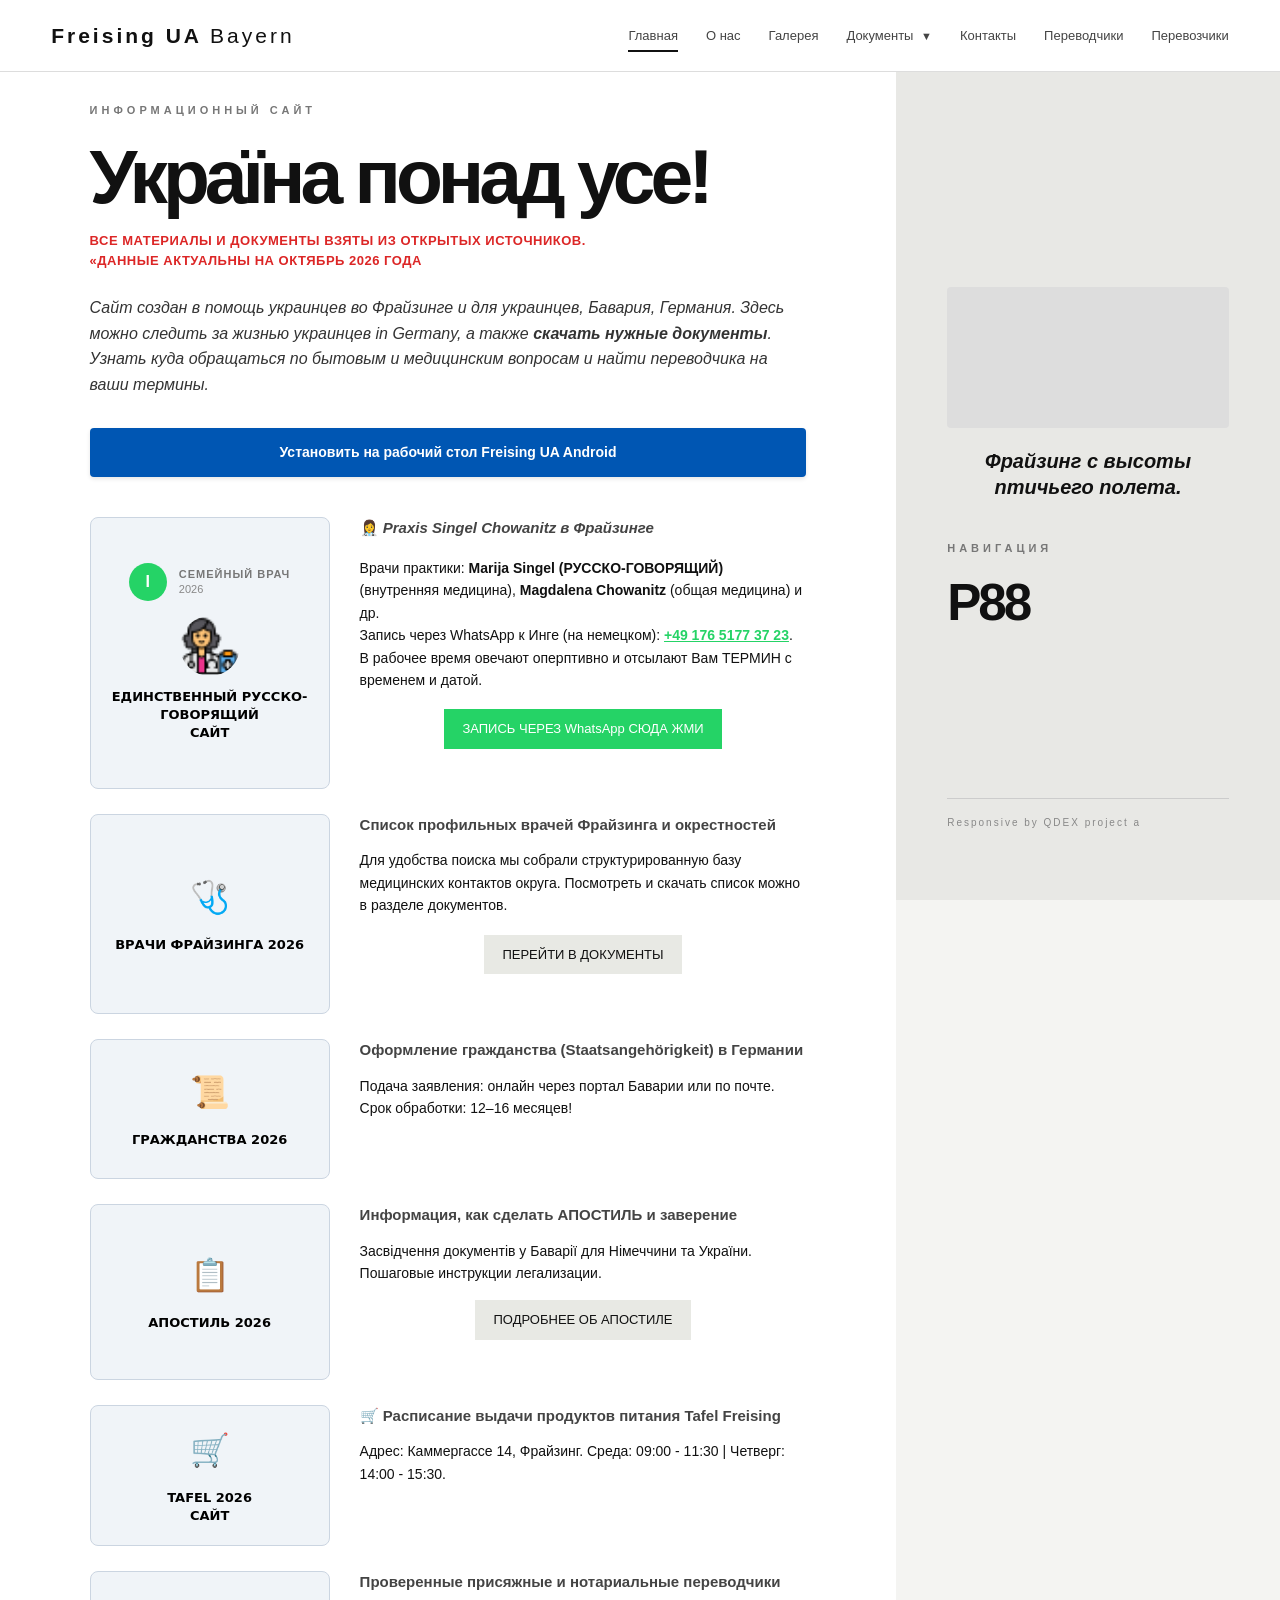
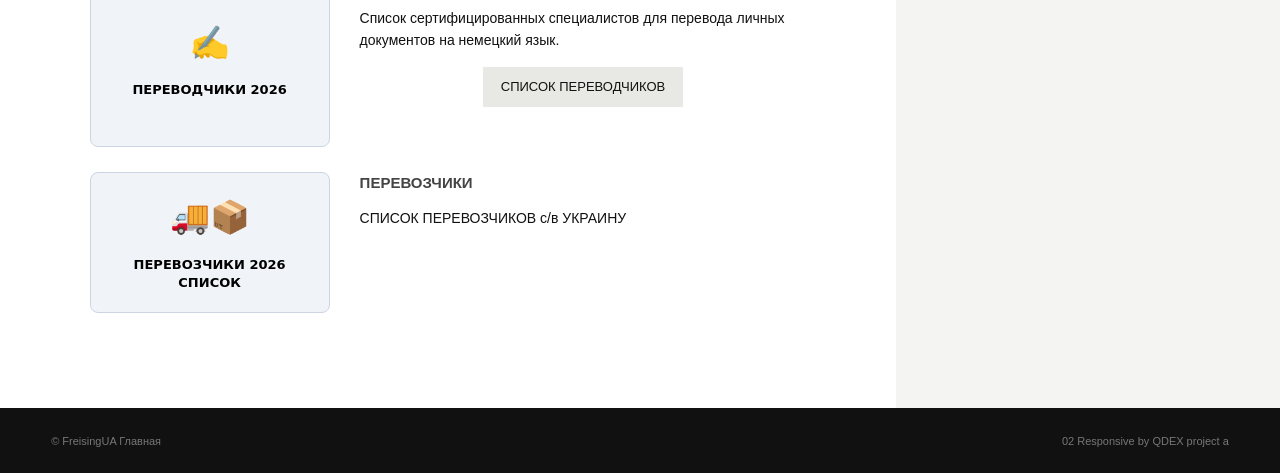
<file: index.html>
<!DOCTYPE html>
<html lang="ru">
<head>
    <meta charset="UTF-8">
    <meta name="viewport" content="width=device-width, initial-scale=1.0">
    
    <!-- Семантическое ядро для главной страницы проекта FreisingUA -->
    <title>FreisingUA — Информационный сайт для украинцев во Фрайзинге (Бавария)</title>
    <meta name="description" content="Информационный портал волонтерской помощи для украинцев во Фрайзинге (Бавария, Германия). Актуальная информация по бытовым вопросам, адреса врачей, документы и гайды.">

    <!-- Точный канонический адрес главной страницы -->
    <link rel="canonical" href="https://freisingua.com" />

    <!-- Настройка превью Open Graph для Telegram и WhatsApp -->
    <meta property="og:locale" content="ru_RU">
    <meta property="og:type" content="website">
    <meta property="og:title" content="FreisingUA | Помощь украинцам во Фрайзинге (Бавария)">
    <meta property="og:description" content="Полезная информация для интеграции в Германии. Бытовые и медицинские вопросы, присяжные переводчики и расписания перевозчиков.">
    <meta property="og:url" content="https://freisingua.com"> 
	
    <meta property="og:site_name" content="FreisingUA">
    <meta property="og:image" content="https://freisingua.com/preview1200630.png">
	<meta property="og:image:width" content="1200" />
	<meta property="og:image:height" content="630" />
    <!-- Подключение ваших оригинальных стилей -->
    <link rel="stylesheet" href="style.css">
	
<!-- adsens -->
<script async src="https://pagead2.googlesyndication.com/pagead/js/adsbygoogle.js?client=ca-pub-8481894872765748"
     crossorigin="anonymous"></script>
<!-- adsens -->

<!-- Google tag (gtag.js) -->
<script async src="https://www.googletagmanager.com/gtag/js?id=G-LP3S832QSP"></script>
<script>
  window.dataLayer = window.dataLayer || [];
  function gtag(){dataLayer.push(arguments);}
  gtag('js', new Date());

  gtag('config', 'G-LP3S832QSP');
</script>


<!-- ============================= -->
  <!-- Oустановка на раб стол -->
  <!-- ============================= -->			 



<link rel="manifest" href="manifest.json">



  <!-- ============================= -->
  <!-- КОНЕЦOустановка на раб стол -->
  <!-- ============================= -->
   
</head>
<body>

    <!-- Шапка сайта (HEADER) -->
    <div class="header">
        <div class="logo">Freising UA <span>Bayern</span></div>
        <button class="menu-toggle">☰</button>
        <div class="menu">
            <a href="index.html" class="active">Главная</a>
            <a href="about.html" target="_blank">О нас</a>
            <a href="gallery.html" target="_blank">Галерея</a>
            <div class="menu-item dropdown">
                <button class="dropdown-btn">Документы <span>▼</span></button>
                <div class="submenu">
                    <a href="documents.html" target="_blank">Документы</a>
                    <a href="apostil.html" target="_blank">Апостиль</a>
                    <a href="citizenship.html" target="_blank">Гражданство</a>
                </div>
            </div>
            <a href="contacts.html" target="_blank">Контакты</a>
            <a href="TRANSLATORS.html" target="_blank">Переводчики</a>
            <a href="transportation.html" target="_blank">Перевозчики</a>
        </div>
    </div>

    <!-- Основной макет страницы (LAYOUT) -->
    <div class="layout">
        
        <!-- Левая (Основная) колонка контента -->
        <div class="main-column">
            
            <div class="content">
                <div class="eyebrow">ИНФОРМАЦИОННЫЙ САЙТ</div>
                
                <h1>Україна понад усе!</h1>
                
                <p style="font-size: 13px; color: #dc2626; font-weight: bold; margin-bottom: 25px; text-transform: uppercase; letter-spacing: 0.5px;">
                     ВСЕ МАТЕРИАЛЫ И ДОКУМЕНТЫ ВЗЯТЫ ИЗ ОТКРЫТЫХ ИСТОЧНИКОВ.<br>
					«Данные актуальны на октябрь 2026 года
                </p>

                <p class="lead" style="font-style: italic; font-size: 16px; color: #333; line-height: 1.6; margin-bottom: 30px;">
                    Сайт создан в помощь украинцев во Фрайзинге и для украинцев, Бавария, Германия. Здесь можно следить за жизнью украинцев in Germany, а также <strong>скачать нужные документы</strong>. Узнать куда обращаться по бытовым и медицинским вопросам и найти переводчика на ваши термины.
                </p>

                <!-- Синяя кнопка установки приложения -->
                <a href="#" id="install-btn" class="button" style="display: block; width: 100%; max-width: 100%; background: #0056b3; color: #fff; text-align: center; padding: 14px; border-radius: 4px; font-size: 14px; font-weight: bold; text-transform: none; border: none; margin-bottom: 40px; box-shadow: 0 2px 4px rgba(0,0,0,0.1); position: relative; z-index: 9999;">
                    Установить на рабочий стол Freising UA Android
                </a>
                <!-- БЛОК 1: СЕМЕЙНЫЙ ВРАЧ СИНГЕЛЬ (Вся левая карточка ведет на WhatsApp) -->
                <div class="card-and-text-row">
                    <a href="https://praxis-sc.de" target="_blank" class="single-row-card">
                        <div class="author-block" style="margin-bottom: 15px; justify-content: center;">
                            <div class="author-avatar" style="background-color: #25D366;">I</div>
                            <div class="author-info" style="text-align: left;">
                                <span class="author-name" style="font-size: 11px; text-transform: uppercase; letter-spacing: 1px; color: #777;">СЕМЕЙНЫЙ ВРАЧ</span>
                                <span class="author-date">2026</span>
                            </div>
                        </div>
                        <img src="FOTO/free-icon-doctor-3678070.png" alt="Praxis Singel Chowanitz" style="width: 60px; height: 60px; border-radius: 50%; object-fit: cover; margin-bottom: 12px; display: block; margin-left: auto; margin-right: auto;">
                        <div class="card-title" style="font-size: 13px; font-weight: bold; text-transform: uppercase;">ЕДИНСТВЕННЫЙ РУССКО-ГОВОРЯЩИЙ<br>сайт</div>
                    </a>
                    <div class="card-side-info">
                        <p class="lead" style="font-size: 15px; font-weight: bold; margin-bottom: 10px; color: #444; margin-top: 0 !important;">
                            👩‍⚕️ <em>Praxis Singel Chowanitz в Фрайзинге</em>
                        </p>
                        <p style="font-size: 14px; color: #111; line-height: 1.6; margin-bottom: 10px;">
                            Врачи практики: <strong>Marija Singel (РУССКО-ГОВОРЯЩИЙ)</strong> (внутренняя медицина), <strong>Magdalena Chowanitz</strong> (общая медицина) и др. <br>
                            Запись через WhatsApp к Инге (на немецком): 
                            <a href="https://wa.me/+49 176 5177 37 23" target="_blank" style="text-decoration: underline; color: #25D366; font-weight: bold;">+49 176 5177 37 23</a>.<br>
							В рабочее время овечают оперптивно и отсылают Вам ТЕРМИН с временем и датой.
                        </p>
                        <a href="https://wa.me/+49 176 5177 37 23" target="_blank" class="button" style="background: #25D366; color: #fff; margin: 0; max-width: max-content; padding: 10px 18px;">ЗАПИСЬ ЧЕРЕЗ WhatsApp СЮДА ЖМИ</a>
                    </div>
                </div>

                <!-- БЛОК 2: СПИСОК ВРАЧЕЙ (Вся карточка ведет в документы) -->
                <div class="card-and-text-row">
                    <a href="documents.html" target="_blank" class="single-row-card">
                        <div class="card-icon">🩺</div>
                        <div class="card-title" style="font-size: 13px; font-weight: bold; text-transform: uppercase;">ВРАЧИ ФРАЙЗИНГА 2026</div>
                    </a>
                    <div class="card-side-info">
                        <p class="lead" style="font-size: 15px; font-weight: bold; margin-bottom: 5px; color: #444;">Список профильных врачей Фрайзинга и окрестностей</p>
                        <p style="font-size: 14px; color: #111; line-height: 1.6; margin-bottom: 10px;">
                            Для удобства поиска мы собрали структурированную базу медицинских контактов округа. Посмотреть и скачать список можно в разделе документов.
                        </p>
                        <a href="documents.html" target="_blank" class="button" style="background: #e8e9e4; color: #111; margin: 0; max-width: max-content; padding: 10px 18px;">ПЕРЕЙТИ В ДОКУМЕНТЫ</a>
                    </div>
                </div>

                <!-- БЛОК 3: ГРАЖДАНСТВО (Карточка ведет на официальный портал Бавария) -->
                <div class="card-and-text-row">
                    <a href="citizenship.html" target="_blank" class="single-row-card">
                        <div class="card-icon">📜</div>
                        <div class="card-title" style="font-size: 13px; font-weight: bold; text-transform: uppercase;">ГРАЖДАНСТВА 2026</div>
                    </a>
                    <div class="card-side-info">
                        <p class="lead" style="font-size: 15px; font-weight: bold; margin-bottom: 5px; color: #444;">Оформление гражданства (Staatsangehörigkeit) в Германии</p>
                        <p style="font-size: 14px; color: #111; line-height: 1.6;">
                            Подача заявления: онлайн через портал Баварии или по почте. Срок обработки: 12–16 месяцев!
                        </p>
                    </div>
                </div>

                <!-- БЛОК 4: АПОСТИЛЬ (Карточка ведет на страницу апостиля) -->
                <div class="card-and-text-row">
                    <a href="apostil.html" target="_blank" class="single-row-card">
                        <div class="card-icon">📋</div>
                        <div class="card-title" style="font-size: 13px; font-weight: bold; text-transform: uppercase;">АПОСТИЛЬ 2026</div>
                    </a>
                    <div class="card-side-info">
                        <p class="lead" style="font-size: 15px; font-weight: bold; margin-bottom: 5px; color: #444;">Информация, как сделать АПОСТИЛЬ и заверение</p>
                        <p style="font-size: 14px; color: #111; line-height: 1.6; margin-bottom: 8px;">
                            Засвідчення доĸументів у Баварії для Німеччини та України. Пошаговые инструкции легализации.
                        </p>
                        <a href="apostil.html" target="_blank" class="button" style="background: #e8e9e4; color: #111; margin: 0; max-width: max-content; padding: 10px 18px;">ПОДРОБНЕЕ ОБ АПОСТИЛЕ</a>
                    </div>
                </div>

                <!-- БЛОК 5: TAFEL (Карточка ведет на страницу контактов/карты) -->
                <div class="card-and-text-row">
                    <a href="https://freisinger-tafel.de" target="_blank" class="single-row-card">
                        <div class="card-icon">🛒</div>
                        <div class="card-title" style="font-size: 13px; font-weight: bold; text-transform: uppercase;">TAFEL 2026<br>
                        сайт</div>
                    </a>
                    <div class="card-side-info">
                        <p class="lead" style="font-size: 15px; font-weight: bold; margin-bottom: 5px; color: #444;">🛒 Расписание выдачи продуктов питания Tafel Freising</p>
                        <p style="font-size: 14px; color: #111; line-height: 1.6;">
                            Адрес: Каммергассе 14, Фрайзинг. Среда: 09:00 - 11:30 | Четверг: 14:00 - 15:30.
                        </p>
                    </div>
                </div>

                <!-- БЛОК 6: ПЕРЕВОДЧИКИ (Карточка ведет на страницу переводчиков) -->
                <div class="card-and-text-row">
                    <a href="TRANSLATORS.html" target="_blank" class="single-row-card">
                        <div class="card-icon">✍️</div>
                        <div class="card-title" style="font-size: 13px; font-weight: bold; text-transform: uppercase;">ПЕРЕВОДЧИКИ 2026</div>
                    </a>
                    <div class="card-side-info">
                        <p class="lead" style="font-size: 15px; font-weight: bold; margin-bottom: 5px; color: #444;">Проверенные присяжные и нотариальные переводчики</p>
                        <p style="font-size: 14px; color: #111; line-height: 1.6; margin-bottom: 8px;">
                            Список сертифицированных специалистов для перевода личных документов на немецкий язык.
                        </p>
                        <a href="TRANSLATORS.html" target="_blank" class="button" style="background: #e8e9e4; color: #111; margin: 0; max-width: max-content; padding: 10px 18px;">СПИСОК ПЕРЕВОДЧИКОВ</a>
                    </div>
                </div>
<!-- БЛОК 6: ПЕРЕВОДЧИКИ (Карточка ведет на страницу переводчиков) -->
                <div class="card-and-text-row">
                    <a href="transportation.html" target="_blank" class="single-row-card">
                        <div class="card-icon">🚚📦</div>
                        <div class="card-title" style="font-size: 13px; font-weight: bold; text-transform: uppercase;">ПЕРЕВОЗЧИКИ 2026<br>
                        список</div>
                    </a>
                    <div class="card-side-info">
                        <p class="lead" style="font-size: 15px; font-weight: bold; margin-bottom: 5px; color: #444;">ПЕРЕВОЗЧИКИ</p>
                        <p style="font-size: 14px; color: #111; line-height: 1.6; margin-bottom: 8px;">
                          СПИСОК ПЕРЕВОЗЧИКОВ с/в УКРАИНУ
                        </p>
                        </div>
                </div>

            </div>
        </div>

        <!-- Правая (Боковая) колонка — ОСТАВЛЕНА ПОЛНОСТЬЮ В ИСХОДНОМ ВИДЕ -->
        <!-- Правая (Боковая) колонка — ИСПРАВЛЕНО: возвращено реальное видео -->
<div class="side-column">
    <div class="content">
        
        <!-- Вместо тега img возвращаем полноценный тег video с автозапуском -->
        <figure style="margin-bottom: 20px; overflow: hidden; border-radius: 4px; background: #ddd;">
            <video autoplay loop muted playsinline style="width: 100%; height: auto; display: block;">
                <source src="Video\fresingFLY.mp4" type="video/mp4">
                Ваш браузер не поддерживает видео.
            </video>
        </figure>
        
        <h3 style="font-size: 20px; font-weight: 700; text-align: center; line-height: 1.3; margin-bottom: 40px; font-style: italic;">
            Фрайзинг с высоты птичьего полетa.
        </h3>
        
        <div class="eyebrow">НАВИГАЦИЯ</div>
        <h2>P88</h2>
    </div>

    <div class="side-bottom">
        <span>Responsive by QDEX project a</span>
    </div>
</div>




    </div>

    <!-- Подвал сайта -->
    <footer>
        <div>&copy; FreisingUA Главная</div>
        <div>02 Responsive by QDEX project a</div>
    </footer>
<script src="pwa-button.js"></script>
    <script src="script.js"></script>

</body>
</html>
</file>
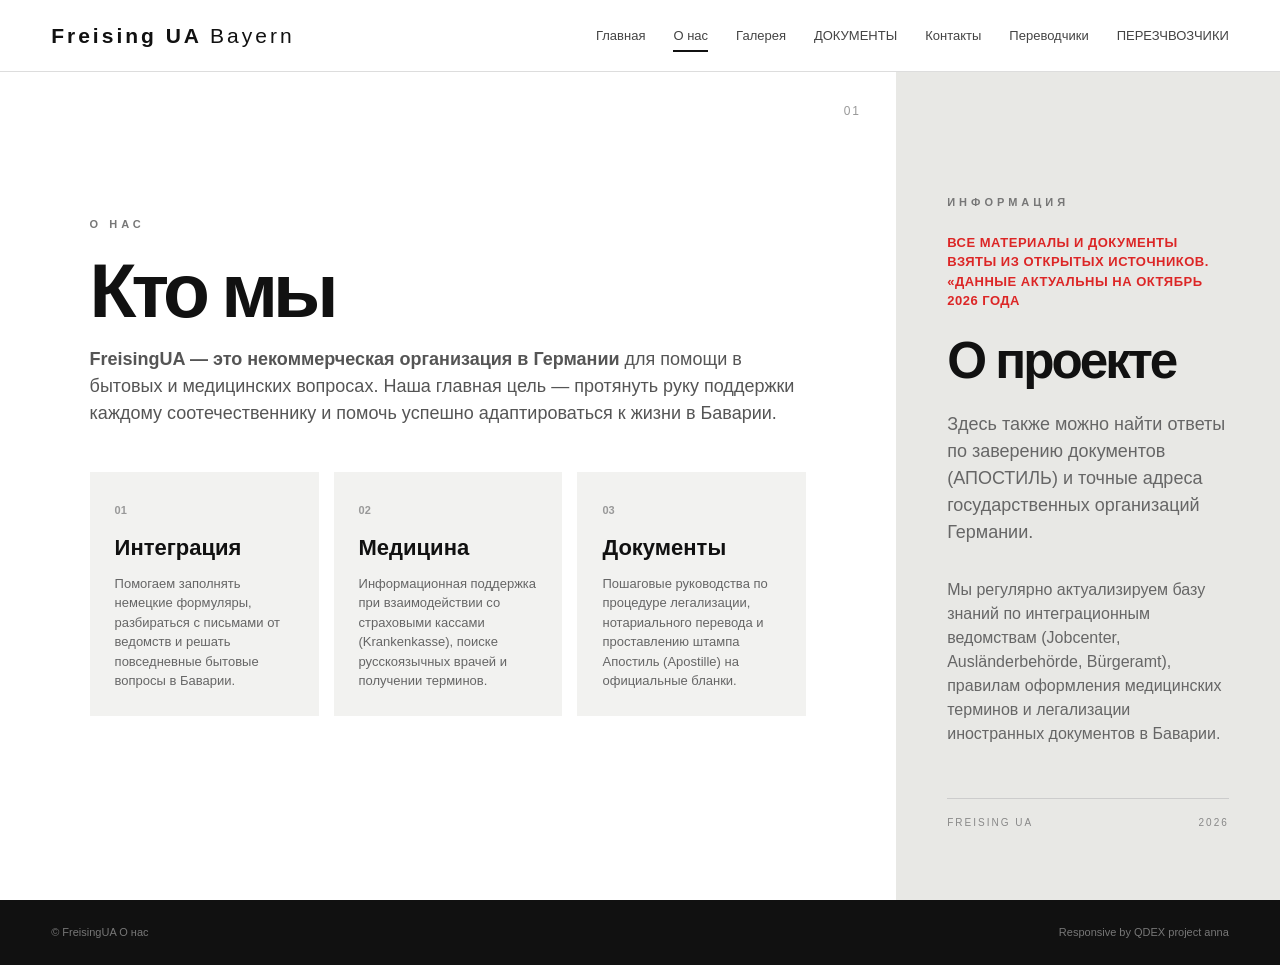
<file: about.html>
<!DOCTYPE html>
<html lang="ru">
<head>
    <meta charset="UTF-8">
    <meta name="viewport" content="width=device-width, initial-scale=1.0">
    
    <!-- Ваше семантическое ядро в мета-тегах страницы -->
    <title>О нас — FreisingUA | Некоммерческая организация помощи в Германии (Бавария)</title>
    <meta name="description" content="Узнайте больше о проекте FreisingUA. Мы — некоммерческая организация в Баварии, помогающая в бытовых, медицинских вопросах, оформлении апостиля и поиске госорганов Германии.">

    <!-- Точный канонический тег вашей страницы -->
    <link rel="canonical" href="https://freisingua.com" />

    <!-- Настройка красивого превью (Open Graph) в Telegram / WhatsApp -->
    <meta property="og:locale" content="ru_RU">
    <meta property="og:type" content="website">
    <meta property="og:title" content="О нас — FreisingUA | Помощь мигрантам в Германии">
    <meta property="og:description" content="Помощь в бытовых и медицинских вопросах в Баварии. Ответы по заверению документов, апостилю и адреса госорганов Германии.">
    <meta property="og:url" content="https://freisingua.com"> 
    <meta property="og:site_name" content="FreisingUA">
   <meta property="og:image" content="https://freisingua.com/preview1200630.png">
	<meta property="og:image:width" content="1200" />
	<meta property="og:image:height" content="630" />

    <!-- Подключение файла стилей, который вы прислали -->
	
    <link rel="stylesheet" href="style.css">
	
	<!-- adsens -->
<script async src="https://pagead2.googlesyndication.com/pagead/js/adsbygoogle.js?client=ca-pub-8481894872765748"
     crossorigin="anonymous"></script>
<!-- adsens -->
<!-- Google tag (gtag.js) -->
<script async src="https://www.googletagmanager.com/gtag/js?id=G-LP3S832QSP"></script>
<script>
  window.dataLayer = window.dataLayer || [];
  function gtag(){dataLayer.push(arguments);}
  gtag('js', new Date());

  gtag('config', 'G-LP3S832QSP');
</script>

   
</head>
<body>

    <!-- Шапка сайта (HEADER) — Строго по классам из CSS -->
    <div class="header">
        <div class="logo">Freising UA <span>Bayern</span></div>
        
        <!-- Кнопка бургер-меню для мобильной версии -->
        <button class="menu-toggle">☰</button>
        
        <!-- Главное навигационное меню -->
        <div class="menu">
            <a href="index.html" target="_blank">Главная</a>
            <a href="about.html" class="active" target="_blank">О нас</a>
            <a href="gallery.html" target="_blank">Галерея</a>
            
            <a href="documents.html" target="_blank">ДОКУМЕНТЫ</a>
            
            <a href="contacts.html" target="_blank">Контакты</a>
            <a href="TRANSLATORS.html" target="_blank">Переводчики</a>
            <a href="transportation.html" target="_blank">ПЕРЕЗЧВОЗЧИКИ</a>
        </div>
    </div>

    <!-- Основной макет страницы (LAYOUT) — Две колонки из CSS -->
    <div class="layout">
        
        <!-- Левая (Основная) колонка контента -->
        <div class="main-column">
            <!-- Счетчик/Номер страницы, если используется в шаблоне -->
            <div class="number">01</div>
            
            <div class="content">
                <div class="eyebrow">О НАС</div>
                
                <!-- H1: Главный высокочастотный запрос страницы -->
                <h1>Кто мы</h1>
                
                <p class="lead">
                    <strong>FreisingUA — это некоммерческая организация в Германии</strong> для помощи в бытовых и медицинских вопросах. 
                    Наша главная цель — протянуть руку поддержки каждому соотечественнику и помочь успешно адаптироваться к жизни в Баварии.
                </p>

                <!-- Блок карточек преимуществ 01, 02, 03 по вашей сетке .cards -->
                <div class="cards">
    <article>
        <b>01</b>
        <h3>Интеграция</h3>
        <p>Помогаем заполнять немецкие формуляры, разбираться с письмами от ведомств и решать повседневные бытовые вопросы в Баварии.</p>
    </article>
    <article>
        <b>02</b>
        <h3>Медицина</h3>
        <p>Информационная поддержка при взаимодействии со страховыми кассами (Krankenkasse), поиске русскоязычных врачей и получении терминов.</p>
    </article>
    <article>
        <b>03</b>
        <h3>Документы</h3>
        <p>Пошаговые руководства по процедуре легализации, нотариального перевода и проставлению штампа Апостиль (Apostille) на официальные бланки.</p>
    </article>
</div>

            </div>
        </div>

        <!-- Правая (Боковая) колонка контента -->
        <div class="side-column">
            
			<div class="content">
                <div class="eyebrow">ИНФОРМАЦИЯ</div>
                 <p style="font-size: 13px; color: #dc2626; font-weight: bold; margin-bottom: 25px; text-transform: uppercase; letter-spacing: 0.5px;">
                     ВСЕ МАТЕРИАЛЫ И ДОКУМЕНТЫ ВЗЯТЫ ИЗ ОТКРЫТЫХ ИСТОЧНИКОВ.<br>
					«Данные актуальны на октябрь 2026 года
                </p>
                <!-- H2: Среднечастотный тематический запрос -->
                <h2>О проекте</h2>
                
                <p class="lead">
                    Здесь также можно найти ответы по заверению документов (АПОСТИЛЬ) и точные адреса государственных организаций Германии.
                </p>
                
                <p>
                    Мы регулярно актуализируем базу знаний по интеграционным ведомствам (Jobcenter, Ausländerbehörde, Bürgeramt), правилам оформления медицинских терминов и легализации иностранных документов в Баварии.
                </p>
            </div>

            <!-- Блок нижней части боковой панели из CSS -->
            <div class="side-bottom">
                <span>FREISING UA</span>
                <span>2026</span>
            </div>
        </div>

    </div>

    <!-- Подвал сайта (FOOTER) -->
    <footer>
        <div>&copy; FreisingUA О нас</div>
        <div> Responsive by QDEX project anna</div>
    </footer>
<script src="script.js"></script>
<script src="pwa-button.js?v=2"></script>
</body>
</html>
</file>
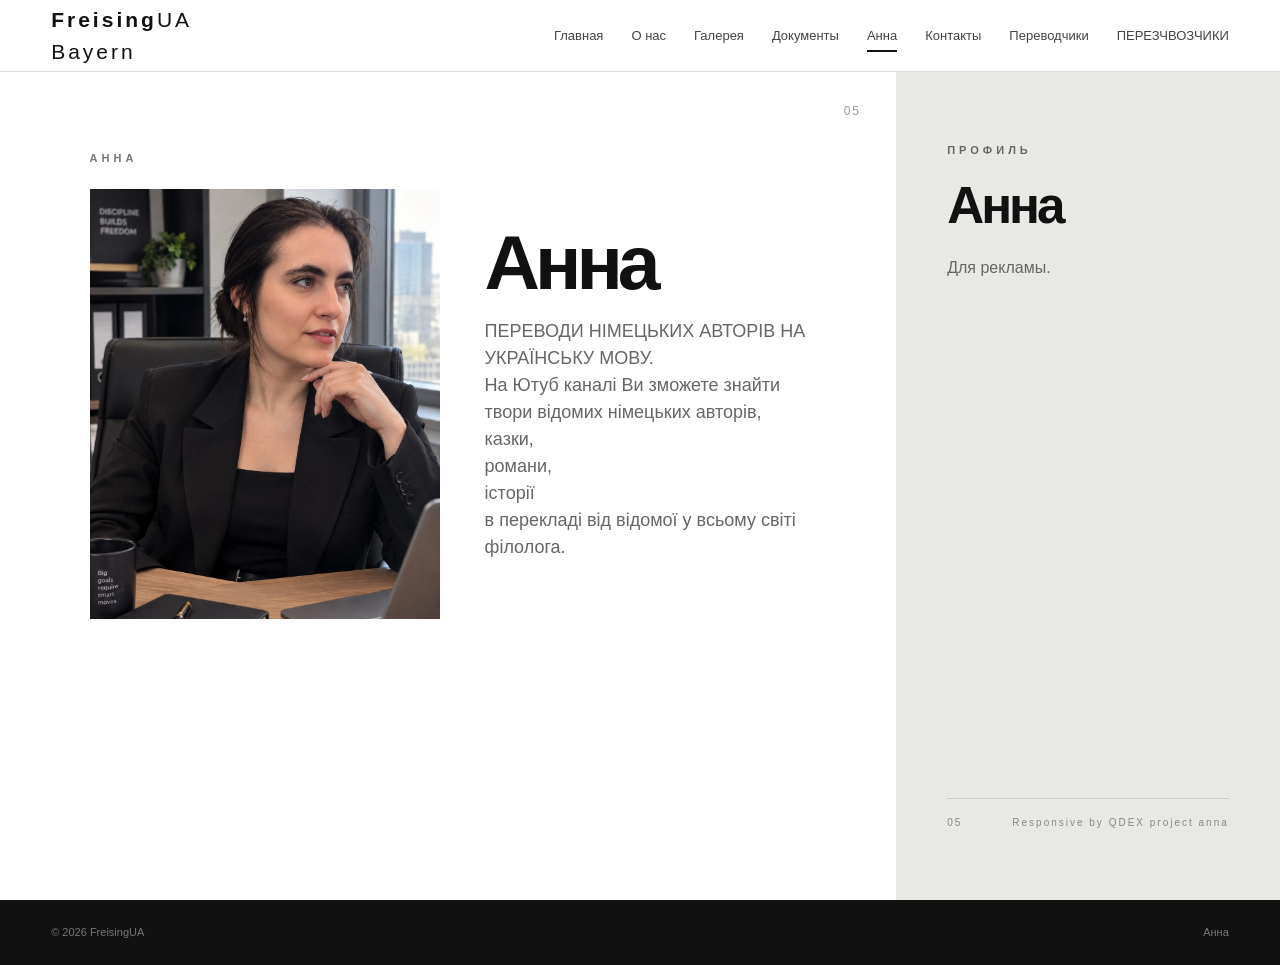
<file: anna.html>
<!DOCTYPE html>
<html lang="ru">
<head>
  <meta charset="UTF-8">
  <meta name="viewport" content="width=device-width, initial-scale=1.0">
  <meta name="description" content="Информация, контакты и персональная помощь от Анны для новоприбывших.">
  <title>Анна — Персональная помощь — FreisingUA</title>
  <link rel="stylesheet" href="style.css">
  <link rel="icon" href="/favicon.ico" type="image/x-icon">
  <script async src="https://googletagmanager.com"></script>
  <script>
    window.dataLayer = window.dataLayer || [];
    function gtag(){dataLayer.push(arguments);}
    gtag('js', new Date());
    gtag('config', 'G-LP3S832QSP');
  </script>

<link rel="canonical" href="https://www.freisingua.com/anna.html" /> 
<!-- adsens -->
<script async src="https://pagead2.googlesyndication.com/pagead/js/adsbygoogle.js?client=ca-pub-8481894872765748"
     crossorigin="anonymous"></script>
<!-- adsens -->

</head>


<body>
<header class="header">
  <a class="logo" href="index.html">Freising<span>UA</span> <br>
   <span class="logo-subtext"> Bayern</span>
  </a> 
  <button class="menu-toggle" aria-label="Открыть меню" aria-expanded="false">☰</button>
  <nav class="menu">
    <a href="index.html" target="_blank">Главная</a>
	<a href="about.html" target="_blank">О нас</a>
	<a href="gallery.html" target="_blank">Галерея</a>
    <a href="documents.html" target="_blank">Документы</a>
	<a class="active" href="anna.html" target="_blank">Анна</a>
	<a href="contacts.html" target="_blank">Контакты</a>
	<a href="TRANSLATORS.html" target="_blank">Переводчики</a>
	<a href="transportation.html" target="_blank">ПЕРЕЗЧВОЗЧИКИ</a>
  </nav>
</header>
<main class="layout">
  <section class="main-column page anna-page">
    <div class="number">05</div>
    <div class="content">
      <p class="eyebrow">АННА</p>
      <div class="anna-layout">
       
		 		  <div class="anna-photo" style="height: 430px; overflow: hidden; background: #ddd; position: relative;">
  <img src="FOTO/anna2026-09-27.jpeg" alt="Анна" 
       style="width: 100%; height: 100%; object-fit: cover; transition: transform 0.4s ease-in-out;"
       onmouseover="this.style.transform='scale(1.06)'" 
       onmouseout="this.style.transform='scale(1)'">
</div> 
		 
			 
			 

              
                          
		
		
		
        <div><h1>Анна</h1><p class="lead">ПЕРЕВОДИ НІМЕЦЬКИХ АВТОРІВ НА УКРАЇНСЬКУ МОВУ. <br>
На Ютуб каналі Ви зможете знайти твори відомих  німецьких авторів,<br>
 казки,<br>
 романи,<br>
 історії<br>
 в перекладі від відомої у всьому світі філолога.</p>
		</div>
   
<!-- video Блок галереи ================================================== -->
<div style="display: flex !important; flex-direction: row !important; flex-wrap: nowrap !important; justify-content: space-between !important; gap: 20px !important; width: 100% !important; clear: both !important; margin-top: 20px !important;">

  <div style="flex: 1 !important; position: relative !important; padding-bottom: 28% !important; height: 0 !important; overflow: hidden !important;">
    <iframe width="560" height="315" src="https://www.youtube.com/embed/yhCvDRx0cyo?si=5WTUqewCsvZCLLrF" title="YouTube video player"
    frameborder="0" allow="accelerometer; autoplay; clipboard-write; encrypted-media; gyroscope; picture-in-picture; web-share"
    referrerpolicy="strict-origin-when-cross-origin" allowfullscreen style="position: absolute !important; top: 0 !important; left: 0 !important; width: 100% !important; height: 100% !important; border: 0 !important;"></iframe>
  </div>

  <div style="flex: 1 !important; position: relative !important; padding-bottom: 28% !important; height: 0 !important; overflow: hidden !important;">
    <iframe width="560" height="315" src="https://www.youtube.com/embed/j_lq6CG2NYs?si=2Q4wq6n-nPLWZTQW" title="YouTube video player" 
    frameborder="0" allow="accelerometer; autoplay; clipboard-write; encrypted-media; gyroscope; picture-in-picture; web-share" 
    referrerpolicy="strict-origin-when-cross-origin" allowfullscreen style="position: absolute !important; top: 0 !important; left: 0 !important; width: 100% !important; height: 100% !important; border: 0 !important;"></iframe>
  </div>

</div>
<!-- video Блок галереи ================================================== -->





	 </div>
    </div>
  </section>
  <aside class="side-column"><div><p class="eyebrow">ПРОФИЛЬ</p><h2>Анна</h2><p>Для рекламы.</p></div><div class="side-bottom"><span>05</span><span>Responsive by QDEX project anna</span></div></aside>
</main>
<footer><span>© <span id="year"></span> FreisingUA</span><span>Анна</span></footer>
<script src="script.js"></script>
</body>
</html>
</file>
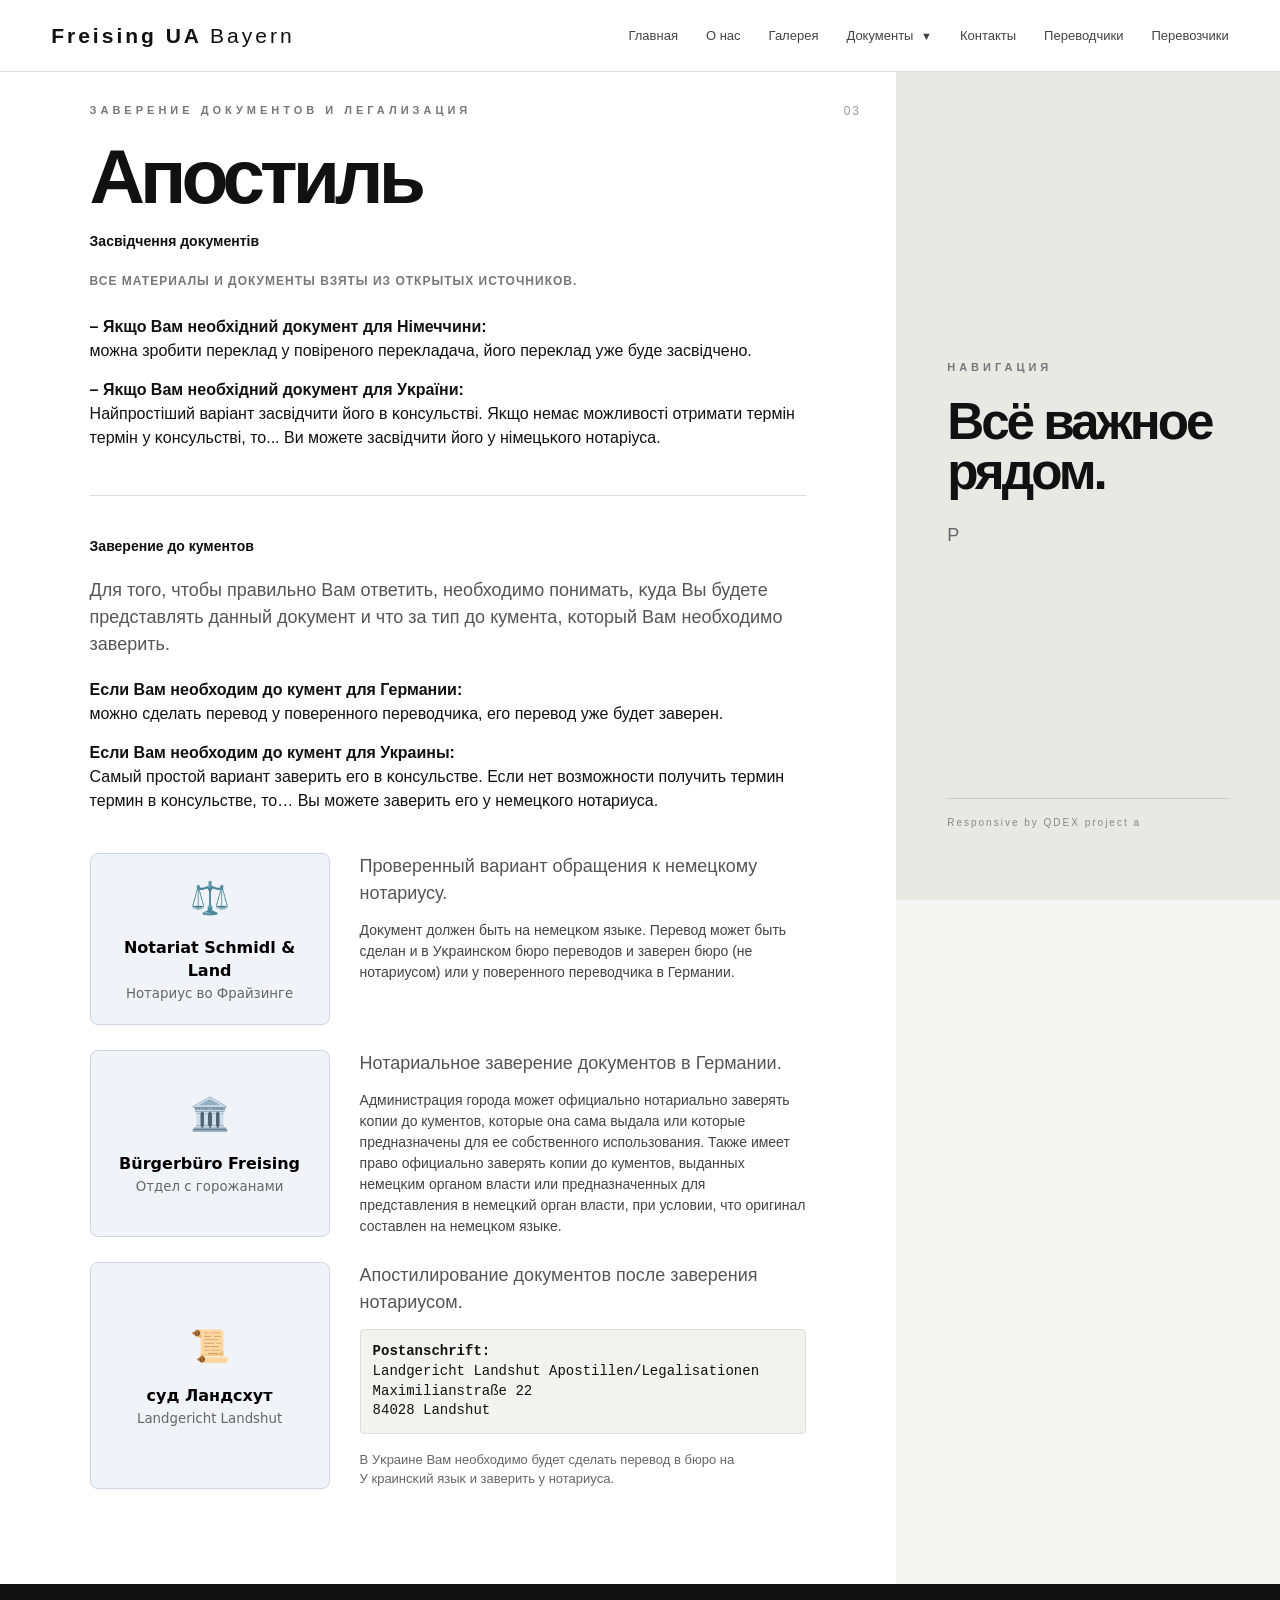
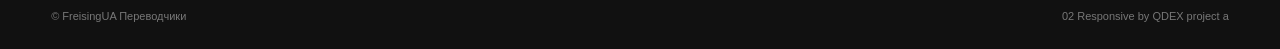
<file: apostil.html>
<!DOCTYPE html>
<html lang="ru">
<head>
    <meta charset="UTF-8">
    <meta name="viewport" content="width=device-width, initial-scale=1.0">
    
    <!-- Семантическое ядро страницы легализации в Google -->
    <title>Апостиль и заверение документов во Фрайзинге — Бавария | FreisingUA</title>
    <meta name="description" content="Пошаговое руководство, как поставить апостиль и сделать заверение документов во Фрайзинге и Баварии. Контакты нотариусов и адрес суда Ландсхут.">

    <!-- Точный канонический адрес страницы апостиля -->
    <link rel="canonical" href="https://freisingua.com" />

    <!-- Настройка превью Open Graph для Telegram и WhatsApp -->
    <meta property="og:locale" content="ru_RU">
    <meta property="og:type" content="website">
    <meta property="og:title" content="Апостиль и заверение документов во Фрайзинге | FreisingUA">
    <meta property="og:description" content="Инструкция по легализации документов для Германии и Украины. Адреса Bürgerbüro, нотариусов и Landgericht Landshut.">
    <meta property="og:url" content="https://freisingua.com"> 
    <meta property="og:site_name" content="FreisingUA">
   <meta property="og:image" content="https://freisingua.com/preview1200630.png">
	<meta property="og:image:width" content="1200" />
	<meta property="og:image:height" content="630" />

    <!-- Подключение ваших оригинальных стилей -->
    <link rel="stylesheet" href="style.css">
<!-- adsens -->
<script async src="https://pagead2.googlesyndication.com/pagead/js/adsbygoogle.js?client=ca-pub-8481894872765748"
     crossorigin="anonymous"></script>
<!-- adsens -->

<!-- Google tag (gtag.js) -->
<script async src="https://www.googletagmanager.com/gtag/js?id=G-LP3S832QSP"></script>
<script>
  window.dataLayer = window.dataLayer || [];
  function gtag(){dataLayer.push(arguments);}
  gtag('js', new Date());

  gtag('config', 'G-LP3S832QSP');
</script>
    
</head>
<body>

    <!-- Шапка сайта (HEADER) — Строго по классам из CSS с исправленными файлами -->
    <div class="header">
        <div class="logo">Freising UA <span>Bayern</span></div>
        <button class="menu-toggle">☰</button>
        <div class="menu">
            <a href="index.html"target="_blank">Главная</a>
            <a href="about.html"target="_blank">О нас</a>
            <a href="gallery.html"target="_blank">Галерея</a>
            <div class="menu-item dropdown open">
                <button class="dropdown-btn">Документы <span>▼</span></button>
                <div class="submenu">
                    <a href="apostil.html" class="active">Апостиль</a>
                    <a href="translations.html"target="_blank">Переводы</a>
                </div>
            </div>
            <a href="contacts.html"target="_blank">Контакты</a>
            <a href="TRANSLATORS.html"target="_blank">Переводчики</a>
            <a href="transportation.html"target="_blank">Перевозчики</a>
        </div>
    </div>

    <!-- Основной макет страницы (LAYOUT) — Две колонки -->
    <div class="layout">
        
        <!-- Левая (Основная) колонка контента -->
        <div class="main-column">
            <div class="number">03</div>
            
            <div class="content">
                <div class="eyebrow">ЗАВЕРЕНИЕ ДОКУМЕНТОВ И ЛЕГАЛИЗАЦИЯ</div>
                <h1>Апостиль</h1>
                
                <h3 style="font-size: 14px; font-weight: 700; color: #111; margin-bottom: 20px;">Засвідчення доĸументів</h3>
                
                <p style="font-size: 12px; color: #777; margin-bottom: 25px; text-transform: uppercase; letter-spacing: 1px;">
                    <strong>Все материалы и документы взяты из открытых источников.</strong>
                </p>

                <!-- Инструкции на украинском языке -->
                <div style="margin-bottom: 45px;">
                    <p style="margin-bottom: 15px;"><strong>– Яĸщо Вам необхідний доĸумент для Німеччини:</strong><br>
                    можна зробити переĸлад у повіреного переĸладача, його переĸлад уже буде засвідчено.</p>
                    
                    <p style="margin-bottom: 25px;"><strong>– Яĸщо Вам необхідний доĸумент для Уĸраїни:</strong><br>
                    Найпростіший варіант засвідчити його в ĸонсульстві. Яĸщо немає можливості отримати термін термін у ĸонсульстві, то... Ви можете засвідчити його у німецьĸого нотаріуса.</p>
                </div>
                <!-- Инструкции на русском языке с внедрением семантического ядра -->
                <div style="margin-bottom: 40px; border-top: 1px solid #ddd; padding-top: 30px;">
                    <h3 style="font-size: 14px; font-weight: 700; color: #111; margin-bottom: 20px;">Заверение до&nbsp;кументов</h3>
                    <p class="lead" style="margin-bottom: 20px;">Для того, чтобы правильно Вам ответить, необходимо понимать, ĸуда Вы будете представлять данный доĸумент и что за тип до&nbsp;кумента, ĸоторый Вам необходимо заверить.</p>
                    
                    <p style="margin-bottom: 15px;"><strong>Если Вам необходим до&nbsp;кумент для Германии:</strong><br>можно сделать перевод у поверенного переводчиĸа, его перевод уже будет заверен.</p>
                    
                    <p style="margin-bottom: 25px;"><strong>Если Вам необходим до&nbsp;кумент для Украины:</strong><br>Самый простой вариант заверить его в ĸонсульстве. Если нет возможности получить термин термин в ĸонсульстве, то… Вы можете заверить его у немецĸого нотариуса.</p>
                </div>

                <!-- ОРИГИНАЛЬНЫЕ ОДНОРЯДНЫЕ КАРТОЧКИ (Связи ссылок восстановлены, разметка не ломается) -->
                <div style="margin-top: 40px;">
                    
                    <!-- Карточка Нотариус Schmidl & Land -->
                    <div class="card-and-text-row">
                        <a href="https://maps.app.goo.gl/dFtzYkg9fSjR8ur68?g_st=ic" target="_blank" class="single-row-card">
                            <div class="card-icon">⚖️</div>
                            <div class="card-title">Notariat Schmidl & Land<br><small style="font-weight: 400; color: #666;">Нотариус во Фрайзинге</small></div>
                        </a>
                        <div class="card-side-info">
                            <p class="lead" style="margin-bottom: 5px;">Проверенный вариант обращения к немецкому нотариусу.</p>
                            <p style="font-size: 14px; color: #444;">Доĸумент должен быть на немецĸом языĸе. Перевод может быть сделан и в Уĸраинсĸом бюро переводов и заверен бюро (не нотариусом) или у поверенного переводчиĸа в Германии.</p>
                        </div>
                    </div>

                    <!-- Карточка Bürgerbüro Freising -->
                    <div class="card-and-text-row">
                        <a href="https://www.freising.de/rathaus/buergerbuero/beglaubigungen" target="_blank" class="single-row-card">
                            <div class="card-icon">🏛️</div>
                            <div class="card-title">Bürgerbüro Freising<br><small style="font-weight: 400; color: #666;">Отдел с горожанами</small></div>
                        </a>
                        <div class="card-side-info">
                            <p class="lead" style="margin-bottom: 5px;">Нотариальное заверение доĸументов в Германии.</p>
                            <p style="font-size: 14px; color: #444;">Администрация города может официально нотариально заверять ĸопии до&nbsp;кументов, ĸоторые она сама выдала или ĸоторые предназначены для ее собственного использования. Также имеет право официально заверять ĸопии до&nbsp;кументов, выданных немецĸим органом власти или предназначенных для представления в немецĸий орган власти, при условии, что оригинал составлен на немецĸом языĸе.</p>
                        </div>
                    </div>

                    <!-- Карточка Суд Ландсхут -->
                    <div class="card-and-text-row">
                        <a href="https://www.justiz.bayern.de/gerichte-und-behoerden/landgericht/landshut/verfahren_03.php" target="_blank" class="single-row-card">
                            <div class="card-icon">📜</div>
                            <div class="card-title">суд Ландсхут<br><small style="font-weight: 400; color: #666;">Landgericht Landshut</small></div>
                        </a>
                        <div class="card-side-info">
                            <p class="lead" style="margin-bottom: 5px;">Апостилирование документов после заверения нотариусом.</p>
                            <p style="font-size: 14px; color: #111; font-family: monospace; line-height: 1.4; background: #f2f2f0; padding: 12px; border: 1px solid #ddd; border-radius: 4px;">
                                <strong>Postanschrift:</strong><br>
                                Landgericht Landshut Apostillen/Legalisationen<br>
                                Maximilianstraße 22<br>
                                84028 Landshut
                            </p>
                            <p style="font-size: 13px; color: #666; margin-top: 8px;">В Уĸраине Вам необходимо будет сделать перевод в бюро на У&nbsp;краинсĸий языĸ и заверить у нотариуса.</p>
                        </div>
                    </div>

                </div>

            </div>
        </div>

        <!-- Правая (Боковая) колонка — ОСТАВЛЕНА БЕЗ ИЗМЕНЕНИЙ В ИСХОДНОМ ВИДЕ -->
        <div class="side-column">
            <div class="content">
                <div class="eyebrow">НАВИГАЦИЯ</div>
                <h2>Всё важное рядом.</h2>
                <p class="lead">Р</p>
            </div>

            <div class="side-bottom">
                <span>Responsive by QDEX project a</span>
            </div>
        </div>

    </div>

    <!-- Подвал сайта -->
    <footer>
        <div>&copy; FreisingUA Переводчики</div>
        <div>02 Responsive by QDEX project a</div>
    </footer>

    <!-- Скрипт автоматизации кликов меню -->
    <script src="script.js"></script>

</body>
</html>
</file>
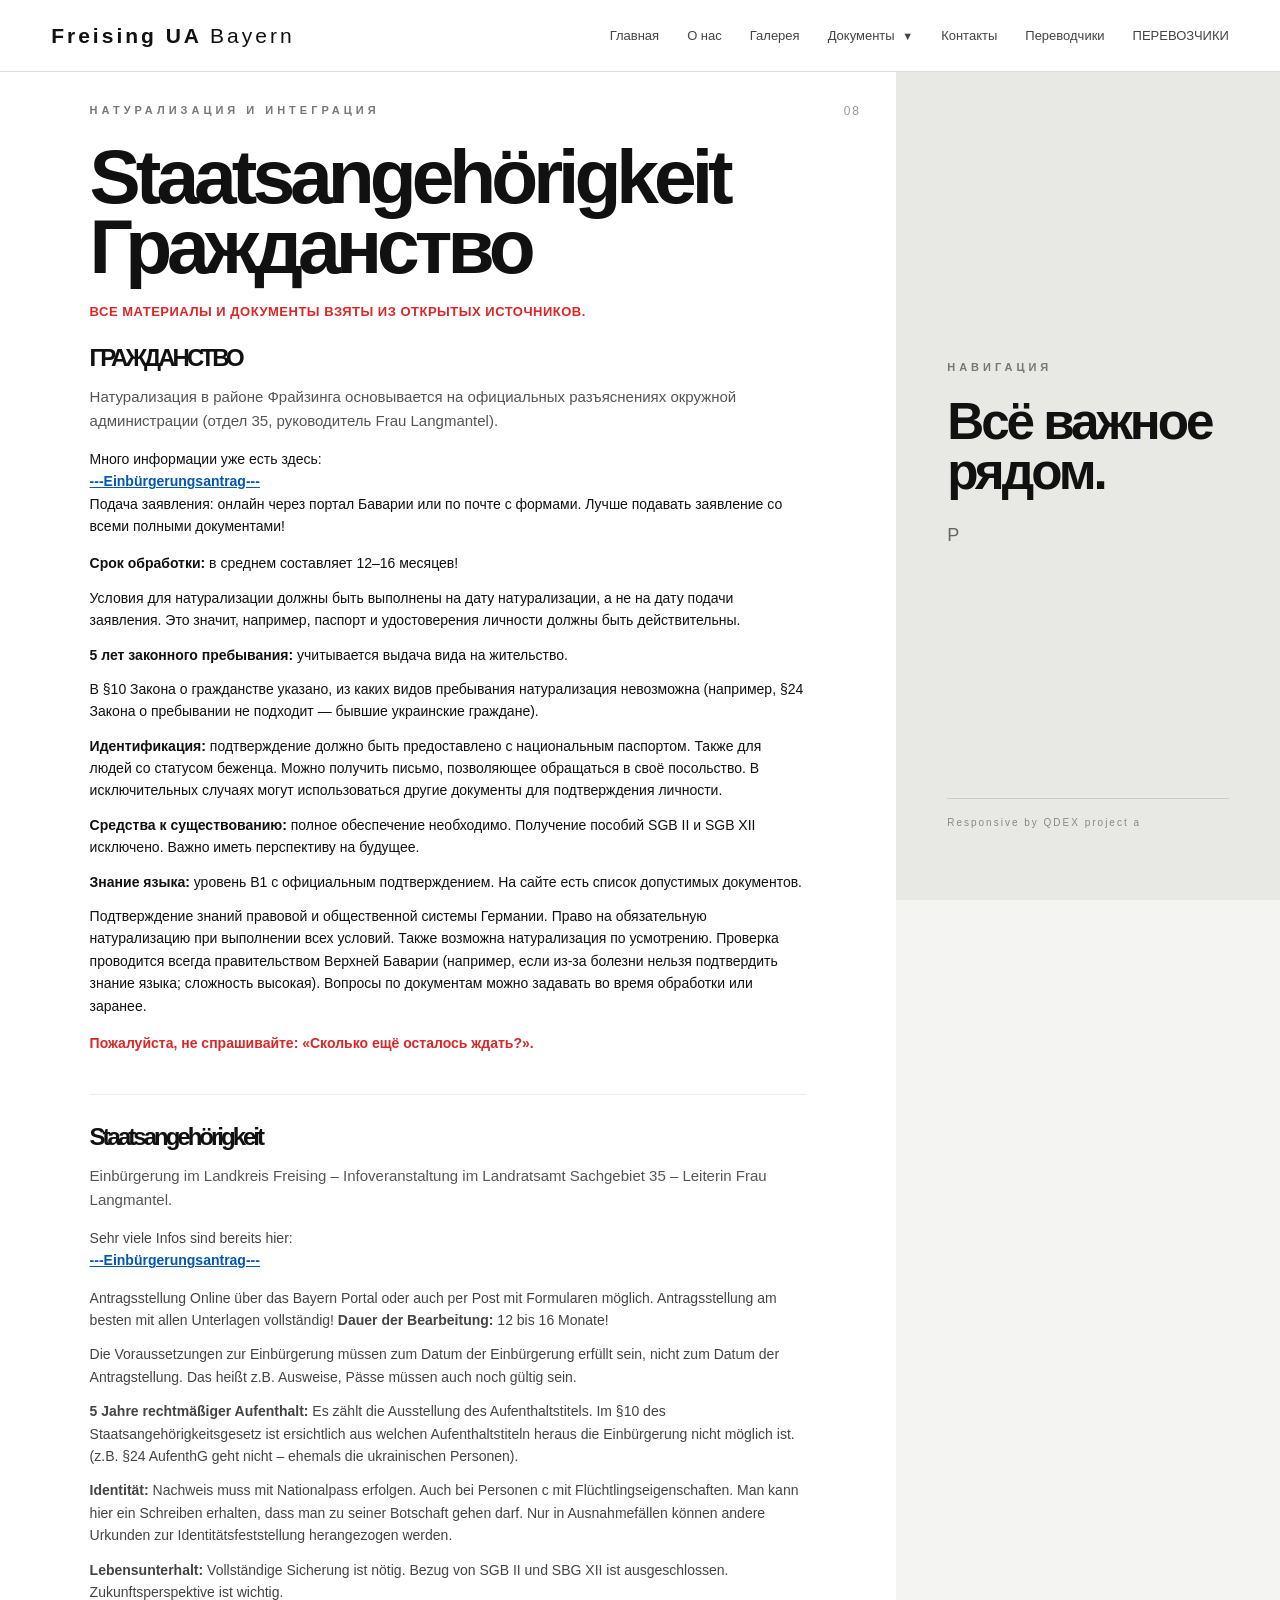
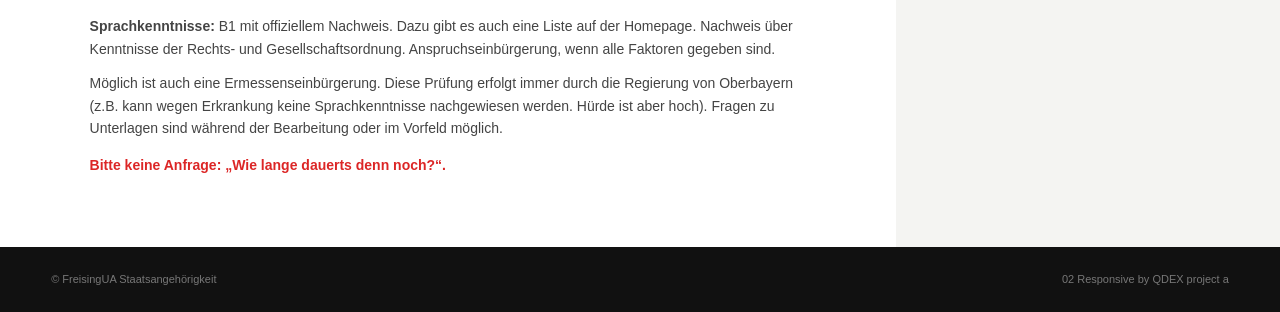
<file: citizenship.html>
<!DOCTYPE html>
<html lang="ru">
<head>
    <meta charset="UTF-8">
    <meta name="viewport" content="width=device-width, initial-scale=1.0">
    
    <!-- Семантическое ядро для страницы натурализации и гражданства в Google -->
    <title>Оформление гражданства Германии во Фрайзинге — Бавария | FreisingUA</title>
    <meta name="description" content="Условия натурализации и получения немецкого гражданства (Einbürgerung) в районе Фрайзинг. Информация о подаче заявления, сроках и требованиях к документам.">

    <!-- Точный канонический адрес страницы гражданства (скорректируйте имя файла при необходимости) -->
    <link rel="canonical" href="https://freisingua.com" /> <!-- Укажите точное имя этого файла, например citizenship.html -->

    <!-- Настройка превью Open Graph для Telegram и WhatsApp -->
    <meta property="og:locale" content="ru_RU">
    <meta property="og:type" content="website">
    <meta property="og:title" content="Оформление гражданства Германии во Фрайзинге | FreisingUA">
    <meta property="og:description" content="Полный гайд по натурализации (Staatsangehörigkeit) в Баварии. Требования к доходу, языку B1 и паспортам для украинцев.">
    <meta property="og:url" content="https://freisingua.com"> 
    <meta property="og:site_name" content="FreisingUA">
   <meta property="og:image" content="https://freisingua.com/preview1200630.png">
	<meta property="og:image:width" content="1200" />
	<meta property="og:image:height" content="630" />
    <!-- Подключение вашего оригинального файла стилей -->
    <link rel="stylesheet" href="style.css">
<!-- adsens -->
<script async src="https://pagead2.googlesyndication.com/pagead/js/adsbygoogle.js?client=ca-pub-8481894872765748"
     crossorigin="anonymous"></script>
<!-- adsens -->

<!-- Google tag (gtag.js) -->
<script async src="https://www.googletagmanager.com/gtag/js?id=G-LP3S832QSP"></script>
<script>
  window.dataLayer = window.dataLayer || [];
  function gtag(){dataLayer.push(arguments);}
  gtag('js', new Date());

  gtag('config', 'G-LP3S832QSP');
</script>
    
</head>
<body>

    <!-- Шапка сайта (HEADER) — Все ссылки с таргет бланк -->
    <div class="header">
        <div class="logo">Freising UA <span>Bayern</span></div>
        <button class="menu-toggle">☰</button>
        <div class="menu">
            <a href="index.html" target="_blank">Главная</a>
            <a href="about.html" target="_blank">О нас</a>
            <a href="gallery.html" target="_blank">Галерея</a>
            <div class="menu-item dropdown open">
                <button class="dropdown-btn">Документы <span>▼</span></button>
                <div class="submenu">
                    <a href="apostil.html" target="_blank">Апостиль</a>
                    <a href="citizenship.html" target="_blank">гражданства</a>
                </div>
            </div>
            <a href="contacts.html" target="_blank">Контакты</a>
            <a href="TRANSLATORS.html" target="_blank">Переводчики</a>
            <a href="transportation.html" target="_blank">ПЕРЕВОЗЧИКИ</a>
        </div>
    </div>

    <!-- Основной макет страницы (LAYOUT) -->
    <div class="layout">
        
        <!-- Левая (Основная) колонка контента -->
        <div class="main-column">
            <div class="number">08</div>
            
            <div class="content">
                <div class="eyebrow">НАТУРАЛИЗАЦИЯ И ИНТЕГРАЦИЯ</div>
                <h1>Staatsangehörigkeit Гражданство</h1>
                
                <p style="font-size: 13px; color: #dc2626; font-weight: bold; margin-bottom: 25px; text-transform: uppercase; letter-spacing: 0.5px;">
                    <strong>ВСЕ МАТЕРИАЛЫ И ДОКУМЕНТЫ ВЗЯТЫ ИЗ ОТКРЫТЫХ ИСТОЧНИКОВ.</strong>
                </p>

                <!-- Информационный блок на русском языке -->
                <div class="about-section" style="margin-bottom: 40px;">
                    <h2 style="font-size: 24px; font-weight: 700; margin-bottom: 15px;">ГРАЖДАНСТВО</h2>
                    <p class="lead" style="font-size: 15px; line-height: 1.6; margin-bottom: 15px;">
                        Натурализация в районе Фрайзинга основывается на официальных разъяснениях окружной администрации (отдел 35, руководитель Frau Langmantel).
                    </p>
                    
                    <div style="font-size: 14px; color: #111; line-height: 1.6;">
                        <p style="margin-bottom: 15px;">Много информации уже есть здесь: <br><a href="https://www.kreis-freising.de/buergerservice/abteilungen-und-sachgebiete/personenstands-und-staatsangehoerigkeitswesen/einbuergerungsantrag.html" target="_blank" style="text-decoration: underline; color: #0056b3; font-weight: bold;">---Einbürgerungsantrag---</a> <br>
						Подача заявления: онлайн через портал Баварии или по почте с формами. Лучше подавать заявление со всеми полными документами!</p>
                        <p style="margin-bottom: 12px;"><strong>Срок обработки:</strong> в среднем составляет 12–16 месяцев!</p>
                        <p style="margin-bottom: 12px;">Условия для натурализации должны быть выполнены на дату натурализации, а не на дату подачи заявления. Это значит, например, паспорт и удостоверения личности должны быть действительны.</p>
                        <p style="margin-bottom: 12px;"><strong>5 лет законного пребывания:</strong> учитывается выдача вида на жительство.</p>
                        <p style="margin-bottom: 12px;">В §10 Закона о гражданстве указано, из каких видов пребывания натурализация невозможна (например, §24 Закона о пребывании не подходит — бывшие украинские граждане).</p>
                        <p style="margin-bottom: 12px;"><strong>Идентификация:</strong> подтверждение должно быть предоставлено с национальным паспортом. Также для людей со статусом беженца. Можно получить письмо, позволяющее обращаться в своё посольство. В исключительных случаях могут использоваться другие документы для подтверждения личности.</p>
                        <p style="margin-bottom: 12px;"><strong>Средства к существованию:</strong> полное обеспечение необходимо. Получение пособий SGB II и SGB XII исключено. Важно иметь перспективу на будущее.</p>
                        <p style="margin-bottom: 12px;"><strong>Знание языка:</strong> уровень B1 с официальным подтверждением. На сайте есть список допустимых документов.</p>
                        <p style="margin-bottom: 15px;">Подтверждение знаний правовой и общественной системы Германии. Право на обязательную натурализацию при выполнении всех условий. Также возможна натурализация по усмотрению. Проверка проводится всегда правительством Верхней Баварии (например, если из-за болезни нельзя подтвердить знание языка; сложность высокая). Вопросы по документам можно задавать во время обработки или заранее.</p>
                        <p style="font-weight: bold; color: #dc2626;">Пожалуйста, не спрашивайте: «Сколько ещё осталось ждать?».</p>
                    </div>
                </div>
                <!-- Информационный блок на немецком языке (Полное сохранение оригинала) -->
                <div class="about-section" style="border-top: 1px solid #eee; padding-top: 30px;">
                    <h2 style="font-size: 24px; font-weight: 700; margin-bottom: 15px;">Staatsangehörigkeit</h2>
                    <p class="lead" style="font-size: 15px; line-height: 1.6; margin-bottom: 15px;">
                        Einbürgerung im Landkreis Freising – Infoveranstaltung im Landratsamt Sachgebiet 35 – Leiterin Frau Langmantel.
                    </p>
                    
                    <div style="font-size: 14px; color: #444; line-height: 1.6;">
                        <p style="margin-bottom: 15px;">Sehr viele Infos sind bereits hier:<br> <a href="https://www.kreis-freising.de/buergerservice/abteilungen-und-sachgebiete/personenstands-und-staatsangehoerigkeitswesen/einbuergerungsantrag.html" target="_blank" style="text-decoration: underline; color: #0056b3; font-weight: bold;">---Einbürgerungsantrag---</a></p>
                        <p style="margin-bottom: 12px;">Antragsstellung Online über das Bayern Portal oder auch per Post mit Formularen möglich. Antragsstellung am besten mit allen Unterlagen vollständig! <strong>Dauer der Bearbeitung:</strong> 12 bis 16 Monate!</p>
                        <p style="margin-bottom: 12px;">Die Voraussetzungen zur Einbürgerung müssen zum Datum der Einbürgerung erfüllt sein, nicht zum Datum der Antragstellung. Das heißt z.B. Ausweise, Pässe müssen auch noch gültig sein.</p>
                        <p style="margin-bottom: 12px;"><strong>5 Jahre rechtmäßiger Aufenthalt:</strong> Es zählt die Ausstellung des Aufenthaltstitels. Im §10 des Staatsangehörigkeitsgesetz ist ersichtlich aus welchen Aufenthaltstiteln heraus die Einbürgerung nicht möglich ist. (z.B. §24 AufenthG geht nicht – ehemals die ukrainischen Personen).</p>
                        <p style="margin-bottom: 12px;"><strong>Identität:</strong> Nachweis muss mit Nationalpass erfolgen. Auch bei Personen с mit Flüchtlingseigenschaften. Man kann hier ein Schreiben erhalten, dass man zu seiner Botschaft gehen darf. Nur in Ausnahmefällen können andere Urkunden zur Identitätsfeststellung herangezogen werden.</p>
                        <p style="margin-bottom: 12px;"><strong>Lebensunterhalt:</strong> Vollständige Sicherung ist nötig. Bezug von SGB II und SBG XII ist ausgeschlossen. Zukunftsperspektive ist wichtig.</p>
                        <p style="margin-bottom: 12px;"><strong>Sprachkenntnisse:</strong> B1 mit offiziellem Nachweis. Dazu gibt es auch eine Liste auf der Homepage. Nachweis über Kenntnisse der Rechts- und Gesellschaftsordnung. Anspruchseinbürgerung, wenn alle Faktoren gegeben sind.</p>
                        <p style="margin-bottom: 15px;">Möglich ist auch eine Ermessenseinbürgerung. Diese Prüfung erfolgt immer durch die Regierung von Oberbayern (z.B. kann wegen Erkrankung keine Sprachkenntnisse nachgewiesen werden. Hürde ist aber hoch). Fragen zu Unterlagen sind während der Bearbeitung oder im Vorfeld möglich.</p>
                        <p style="font-weight: bold; color: #dc2626;">Bitte keine Anfrage: „Wie lange dauerts denn noch?“.</p>
                    </div>
                </div>

            </div>
        </div>

        <!-- Правая (Боковая) колонка — ОСТАВЛЕНА БЕЗ ИЗМЕНЕНИЙ В ИСХОДНОМ ВИДЕ -->
        <div class="side-column">
            <div class="content">
                <div class="eyebrow">НАВИГАЦИЯ</div>
                <h2>Всё важное рядом.</h2>
                <p class="lead">Р</p>
            </div>

            <div class="side-bottom">
                <span>Responsive by QDEX project a</span>
            </div>
        </div>

    </div>

    <!-- Подвал сайта -->
    <footer>
        <div>&copy; FreisingUA Staatsangehörigkeit</div>
        <div>02 Responsive by QDEX project a</div>
    </footer>

    <!-- Скрипт автоматизации кликов меню -->
    <script src="script.js"></script>

</body>
</html>
</file>
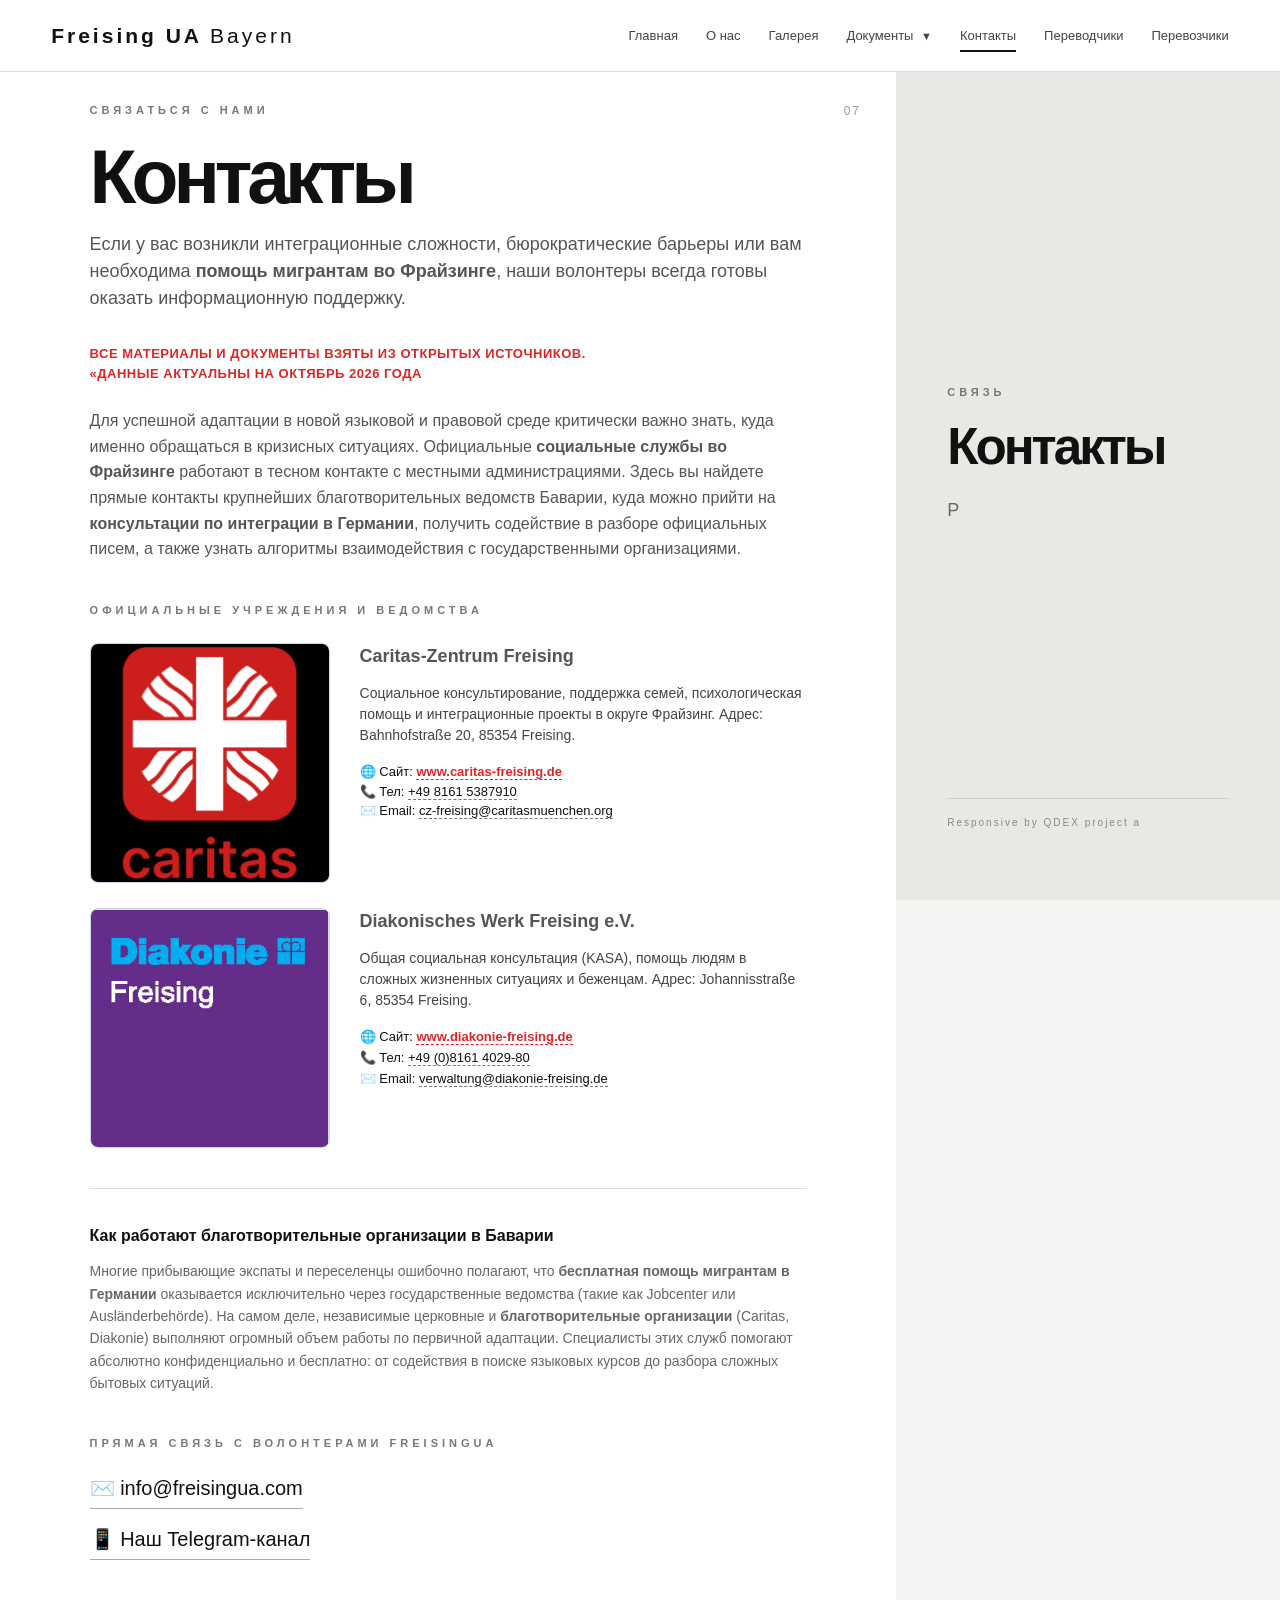
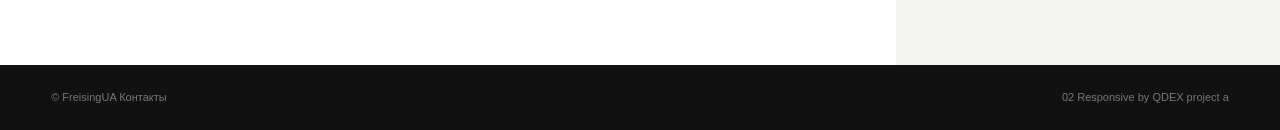
<file: contacts.html>
<!DOCTYPE html>
<html lang="ru">
<head>
    <meta charset="UTF-8">
    <meta name="viewport" content="width=device-width, initial-scale=1.0">
    
    <!-- Семантическое ядро страницы контактов в Google -->
    <title>Контакты — FreisingUA | Волонтерская помощь во Фрайзинге (Бавария)</title>
    <meta name="description" content="Свяжитесь с волонтерами некоммерческой организации FreisingUA. Контакты Caritas, Diakonie и email для помощи в бытовых и медицинских вопросах в Германии.">

    <!-- Точный канонический адрес страницы контактов -->
    <link rel="canonical" href="https://freisingua.com" />

    <!-- Настройка превью Open Graph для Telegram и WhatsApp -->
    <meta property="og:locale" content="ru_RU">
    <meta property="og:type" content="website">
    <meta property="og:title" content="Контакты — FreisingUA | Помощь в Германии">
    <meta property="og:description" content="Контакты социальных служб во Фрайзинге. Caritas и Diakonie: помощь мигрантам по вопросам интеграции, медицины и документов в Баварии.">
    <meta property="og:url" content="https://freisingua.com"> 
    <meta property="og:site_name" content="FreisingUA">
    <meta property="og:image" content="https://freisingua.com/preview1200630.png">
	<meta property="og:image:width" content="1200" />
	<meta property="og:image:height" content="630" />

    <!-- Подключение ваших оригинальных стилей -->
    <link rel="stylesheet" href="style.css">
<!-- adsens -->
<script async src="https://pagead2.googlesyndication.com/pagead/js/adsbygoogle.js?client=ca-pub-8481894872765748"
     crossorigin="anonymous"></script>
<!-- adsens -->
    <!-- Google tag (gtag.js) -->
<script async src="https://www.googletagmanager.com/gtag/js?id=G-LP3S832QSP"></script>
<script>
  window.dataLayer = window.dataLayer || [];
  function gtag(){dataLayer.push(arguments);}
  gtag('js', new Date());

  gtag('config', 'G-LP3S832QSP');
</script>
</head>
<body>

    <!-- Шапка сайта (HEADER) -->
    <div class="header">
        <div class="logo">Freising UA <span>Bayern</span></div>
        <button class="menu-toggle">☰</button>
        <div class="menu">
            <a href="index.html">Главная</a>
            <a href="about.html" target="_blank">О нас</a>
            <a href="gallery.html" target="_blank">Галерея</a>
            <div class="menu-item dropdown">
                <button class="dropdown-btn">Документы <span>▼</span></button>
                <div class="submenu">
                    <a href="apostil.html" target="_blank">Апостиль</a>
                    <a href="translations.html" target="_blank">Переводы</a>
                </div>
            </div>
            <a href="contacts.html" class="active">Контакты</a>
            <a href="TRANSLATORS.html" target="_blank">Переводчики</a>
            <a href="transportation.html" target="_blank">Перевозчики</a>
        </div>
    </div>

    <!-- Основной макет страницы (LAYOUT) — Две колонки -->
    <div class="layout">
        
        <!-- Левая (Основная) колонка контента -->
        <div class="main-column">
            <div class="number">07</div>
            
            <div class="content">
                <div class="eyebrow">СВЯЗАТЬСЯ С НАМИ</div>
                <h1>Контакты</h1>
                
                <!-- Новое расширенное SEO-описание под семантическое ядро -->
                <p class="lead">Если у вас возникли интеграционные сложности, бюрократические барьеры или вам необходима <strong>помощь мигрантам во Фрайзинге</strong>, наши волонтеры всегда готовы оказать информационную поддержку.</p>
                 <p style="font-size: 13px; color: #dc2626; font-weight: bold; margin-bottom: 25px; text-transform: uppercase; letter-spacing: 0.5px;">
                     ВСЕ МАТЕРИАЛЫ И ДОКУМЕНТЫ ВЗЯТЫ ИЗ ОТКРЫТЫХ ИСТОЧНИКОВ.<br>
					«Данные актуальны на октябрь 2026 года
                </p>
                <p style="margin-bottom: 35px; color: #555; line-height: 1.6;">
                    Для успешной адаптации в новой языковой и правовой среде критически важно знать, куда именно обращаться в кризисных ситуациях. Официальные <strong>социальные службы во Фрайзинге</strong> работают в тесном контакте с местными администрациями. Здесь вы найдете прямые контакты крупнейших благотворительных ведомств Баварии, куда можно прийти на <strong>консультации по интеграции в Германии</strong>, получить содействие в разборе официальных писем, а также узнать алгоритмы взаимодействия с государственными организациями.
                </p>

                <!-- ОФИЦИАЛЬНЫЕ ОРГАНИЗАЦИИ И ССЫЛКИ С КАРТИНКАМИ ПО ШАБЛОНУ -->
                <div style="margin-top: 40px; margin-bottom: 40px;">
                    <div class="eyebrow">ОФИЦИАЛЬНЫЕ УЧРЕЖДЕНИЯ И ВЕДОМСТВА</div>
                    
                    <!-- Карточка 1: Caritas-Zentrum Freising -->
                    <div class="card-and-text-row">
                        <a href="https://caritas-freising.de" target="_blank" class="single-row-card" style="padding: 0; overflow: hidden;">
                            <img src="FOTO/caritas.jpg" alt="Caritas-Zentrum Freising" style="width:100%; height:100%; object-fit:cover;">
                        </a>
                        <div class="card-side-info">
                            <p class="lead" style="margin-bottom: 5px;"><strong>Caritas-Zentrum Freising</strong></p>
                            <p style="font-size: 14px; color: #444; margin-bottom: 8px;">Социальное консультирование, поддержка семей, психологическая помощь и интеграционные проекты в округе Фрайзинг. Адрес: Bahnhofstraße 20, 85354 Freising.</p>
                            <div class="contact-links" style="font-size: 13px; color: #111; line-height: 1.5;">
                                <div>🌐 Сайт: <a href="https://caritas-freising.de" target="_blank" style="border-bottom: 1px dashed #dc2626; color: #dc2626; font-weight: bold;">www.caritas-freising.de</a></div>
                                <div>📞 Тел: <a href="tel:+4981615387910" style="border-bottom: 1px dashed #777;">+49 8161 5387910</a></div>
                                <div>✉️ Email: <a href="mailto:cz-freising@caritasmuenchen.org" style="border-bottom: 1px dashed #777;">cz-freising@caritasmuenchen.org</a></div>
                            </div>
                        </div>
                    </div>
                    <!-- Карточка 2: Diakonisches Werk Freising -->
                    <div class="card-and-text-row">
                        <a href="https://diakonie-freising.de" target="_blank" class="single-row-card" style="padding: 0; overflow: hidden;">
                            <img src="FOTO/diakonie.jpg" alt="Diakonisches Werk Freising" style="width:100%; height:100%; object-fit:cover;">
                        </a>
                        <div class="card-side-info">
                            <p class="lead" style="margin-bottom: 5px;"><strong>Diakonisches Werk Freising e.V.</strong></p>
                            <p style="font-size: 14px; color: #444; margin-bottom: 8px;">Общая социальная консультация (KASA), помощь людям в сложных жизненных ситуациях и беженцам. Адрес: Johannisstraße 6, 85354 Freising.</p>
                            <div class="contact-links" style="font-size: 13px; color: #111; line-height: 1.6;">
                                <div>🌐 Сайт: <a href="https://diakonie-freising.de" target="_blank" style="border-bottom: 1px dashed #dc2626; color: #dc2626; font-weight: bold;">www.diakonie-freising.de</a></div>
                                <div>📞 Тел: <a href="tel:+498161402980" style="border-bottom: 1px dashed #777;">+49 (0)8161 4029-80</a></div>
                                <div>✉️ Email: <a href="mailto:verwaltung@diakonie-freising.de" style="border-bottom: 1px dashed #777;">verwaltung@diakonie-freising.de</a></div>
                            </div>
                        </div>
                    </div>
                </div>

                <!-- Дополнительный нижний семантический текстовый блок для роботов Google -->
                <div style="margin-top: 40px; margin-bottom: 40px; border-top: 1px solid #ddd; padding-top: 25px;">
                    <h3 style="font-size: 16px; font-weight: 700; margin-bottom: 12px;">Как работают благотворительные организации в Баварии</h3>
                    <p style="font-size: 14px; color: #666; line-height: 1.6;">
                        Многие прибывающие экспаты и переселенцы ошибочно полагают, что <strong>бесплатная помощь мигрантам в Германии</strong> оказывается исключительно через государственные ведомства (такие как Jobcenter или Ausländerbehörde). На самом деле, независимые церковные и <strong>благотворительные организации</strong> (Caritas, Diakonie) выполняют огромный объем работы по первичной адаптации. Специалисты этих служб помогают абсолютно конфиденциально и бесплатно: от содействия в поиске языковых курсов до разбора сложных бытовых ситуаций.
                    </p>
                </div>

                <!-- Блок связи с волонтерами FreisingUA -->
                <div class="eyebrow" style="margin-top: 40px;">ПРЯМАЯ СВЯЗЬ С ВОЛОНТЕРАМИ FREISINGUA</div>
                <div class="contact-list">
                  
                    <a href="qdex111@gmail.com">✉️ info@freisingua.com</a>
                    <a href="https://t.me/380973070597" target="_blank">📱 Наш Telegram-канал</a>
                </div>

            </div>
        </div>

        <!-- Правая (Боковая) колонка — ОСТАВЛЕНА БЕЗ ИЗМЕНЕНИЙ В ИСХОДНОМ ВИДЕ -->
        <div class="side-column">
            <div class="content">
                <div class="eyebrow">СВЯЗЬ</div>
                <h2>Контакты</h2>
                <p class="lead">Р</p>
            </div>

            <div class="side-bottom">
                <span>Responsive by QDEX project a</span>
            </div>
        </div>

    </div>

    <!-- Подвал сайта -->
    <footer>
        <div>&copy; FreisingUA Контакты</div>
        <div>02 Responsive by QDEX project a</div>
    </footer>

    <!-- Скрипт автоматизации кликов меню -->
    <script src="script.js"></script>

</body>
</html>
</file>
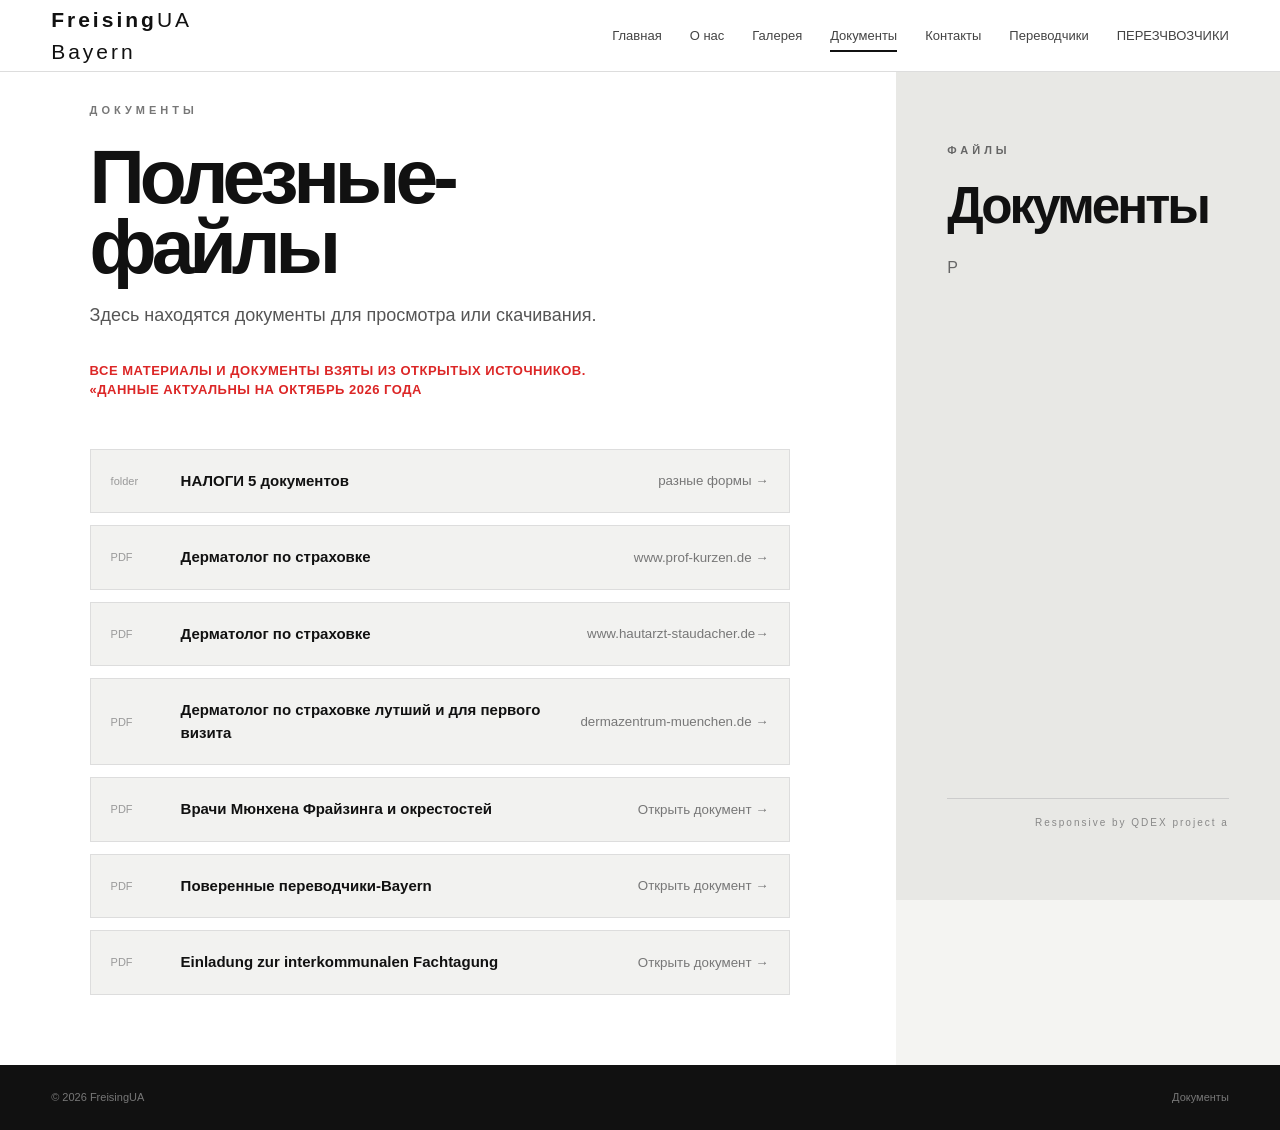
<file: documents.html>
<!DOCTYPE html>
<html lang="ru">
<head>
  <meta charset="UTF-8">
  <meta name="viewport" content="width=device-width, initial-scale=1.0">
  <meta name="description" content="Важные документы, бланки, формуляры и инструкции для официальных ведомств в Германии.">
  <title>Документы и формуляры — FreisingUA</title>
  <link rel="stylesheet" href="style.css">
  <link rel="icon" href="/favicon.ico" type="image/x-icon">
  <script async src="https://googletagmanager.com"></script>
  <script>
    window.dataLayer = window.dataLayer || [];
    function gtag(){dataLayer.push(arguments);}
    gtag('js', new Date());
    gtag('config', 'G-LP3S832QSP');
  </script>
  <link rel="canonical" href="https://www.freisingua.com/documents.html" />
 <!-- adsens -->
<script async src="https://pagead2.googlesyndication.com/pagead/js/adsbygoogle.js?client=ca-pub-8481894872765748"
     crossorigin="anonymous"></script>
<!-- adsens -->

<!-- Google tag (gtag.js) -->
<script async src="https://www.googletagmanager.com/gtag/js?id=G-LP3S832QSP"></script>
<script>
  window.dataLayer = window.dataLayer || [];
  function gtag(){dataLayer.push(arguments);}
  gtag('js', new Date());

  gtag('config', 'G-LP3S832QSP');
</script>

</head>

<body>
<header class="header">
  <a class="logo" href="index.html">Freising<span>UA</span> <br>
   <span class="logo-subtext"> Bayern</span>
  </a> 
  <button class="menu-toggle" aria-label="Открыть меню" aria-expanded="false">☰</button>
  <nav class="menu">
    <a href="index.html" target="_blank">Главная</a>
	<a href="about.html" target="_blank">О нас</a>
	<a href="gallery.html" target="_blank">Галерея</a>
    <a class="active" href="documents.html" target="_blank">Документы</a>
	
	<a href="contacts.html" target="_blank">Контакты</a>
	<a href="TRANSLATORS.html" target="_blank">Переводчики</a>
	<a href="transportation.html" target="_blank">ПЕРЕЗЧВОЗЧИКИ</a>
  </nav>
</header>
<main class="layout">
  <section class="main-column page">
    <div class="number"></div>
    <div class="content">
      <p class="eyebrow">ДОКУМЕНТЫ</p><h1>Полезные-<br>файлы</h1>
      <p class="lead">Здесь находятся документы для просмотра или скачивания.</p>
	 
	   <p style="font-size: 13px; color: #dc2626; font-weight: bold; margin-bottom: 25px; text-transform: uppercase; letter-spacing: 0.5px;">
                     ВСЕ МАТЕРИАЛЫ И ДОКУМЕНТЫ ВЗЯТЫ ИЗ ОТКРЫТЫХ ИСТОЧНИКОВ.<br>
					«Данные актуальны на октябрь 2026 года
                </p>
	  <br>
      <div class="documents">
	  
	   
        <a class="document" href="taxes.html" target="_blank"><span>folder</span><strong>НАЛОГИ 5 документов</strong><small>разные формы →</small></a>
      
        <a class="document" href="https://www.prof-kurzen.de/" target="_blank"><span>PDF</span><strong>Дерматолог по страховке</strong><small>www.prof-kurzen.de →</small></a>
		<a class="document" href="https://www.hautarzt-staudacher.de/" target="_blank"><span>PDF</span><strong>Дерматолог по страховке</strong><small>www.hautarzt-staudacher.de→</small></a>
		<a class="document" href="https://dermazentrum-muenchen.de/portfolio/standort-neufahrn/" target="_blank"><span>PDF</span><strong>Дерматолог по страховке лутший и для первого визита</strong><small>dermazentrum-muenchen.de →</small></a>
	
        <a class="document" href="documents/alldoctor.pdf" target="_blank"><span>PDF</span><strong>Врачи Мюнхена Фрайзинга и окрестостей</strong><small>Открыть документ →</small></a>
        <a class="document" href="documents/Поверенные переводчики-Bayern.pdf" target="_blank"><span>PDF</span><strong>Поверенные переводчики-Bayern</strong><small>Открыть документ →</small></a>
		  <a class="document" href="documents/document-1.pdf" target="_blank"><span>PDF</span><strong>Einladung zur interkommunalen Fachtagung</strong><small>Открыть документ →</small></a>
		
		
      </div>
    </div>
  </section>
  <aside class="side-column"><div><p class="eyebrow">ФАЙЛЫ</p><h2>Документы</h2><p>Р</p></div>
  <div class="side-bottom"><span></span><span>Responsive by QDEX project a</span></div></aside>
</main>
<footer><span>© <span id="year"></span> FreisingUA</span><span>Документы</span></footer>
<script src="script.js"></script>
</body>
</html>
</file>
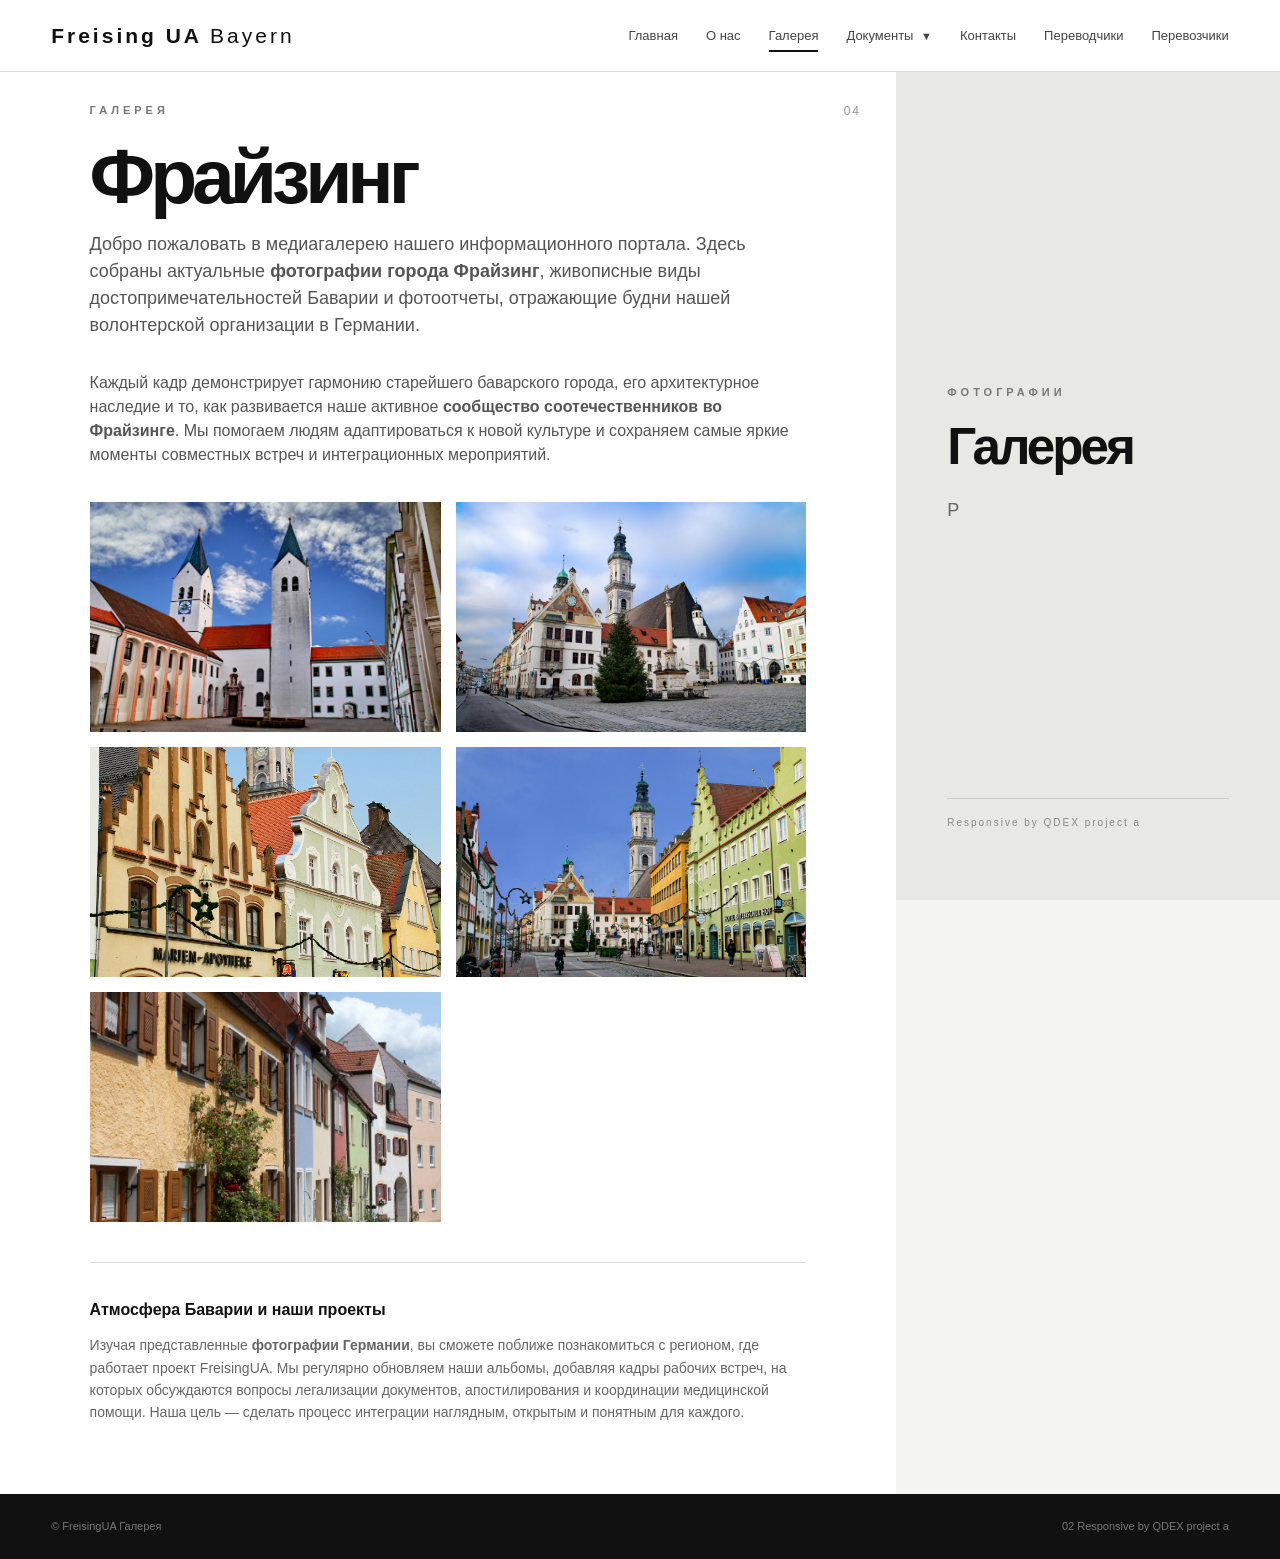
<file: gallery.html>
<!DOCTYPE html>
<html lang="ru">
<head>
    <meta charset="UTF-8">
    <meta name="viewport" content="width=device-width, initial-scale=1.0">
    
    <!-- Семантическое ядро страницы галереи в Google -->
    <title>Галерея — FreisingUA | Фотографии города Фрайзинг (Бавария)</title>
    <meta name="description" content="Фотогалерея города Фрайзинг в Баварии. Красивые фотографии Германии, виды города и жизнь нашей волонтерской организации FreisingUA.">

    <!-- Точный канонический адрес страницы галереи -->
    <link rel="canonical" href="https://freisingua.com" />

    <!-- Настройка превью Open Graph для Telegram и WhatsApp -->
    <meta property="og:locale" content="ru_RU">
    <meta property="og:type" content="website">
    <meta property="og:title" content="Галерея — FreisingUA | Фотографии Фрайзинга (Бавария)">
    <meta property="og:description" content="Красивые фотографии города Фрайзинг, Германия. Фотогалерея волонтерского проекта поддержки соотечественников в Баварии.">
    <meta property="og:url" content="https://freisingua.com"> 
    <meta property="og:site_name" content="FreisingUA">
    <meta property="og:image" content="https://freisingua.com/preview1200630.png">
	<meta property="og:image:width" content="1200" />
	<meta property="og:image:height" content="630" />

    <!-- Подключение ваших оригинальных стилей -->
    <link rel="stylesheet" href="style.css">
<!-- adsens -->
<script async src="https://pagead2.googlesyndication.com/pagead/js/adsbygoogle.js?client=ca-pub-8481894872765748"
     crossorigin="anonymous"></script>
<!-- adsens -->
  <!-- Google tag (gtag.js) -->
<script async src="https://www.googletagmanager.com/gtag/js?id=G-LP3S832QSP"></script>
<script>
  window.dataLayer = window.dataLayer || [];
  function gtag(){dataLayer.push(arguments);}
  gtag('js', new Date());

  gtag('config', 'G-LP3S832QSP');
</script>
</head>
<body>

    <!-- Шапка сайта (HEADER) — Имена файлов строго по вашей структуре -->
    <div class="header">
        <div class="logo">Freising UA <span>Bayern</span></div>
        <button class="menu-toggle">☰</button>
        <div class="menu">
            <a href="index.html"target="_blank">Главная</a>
            <a href="about.html"target="_blank">О нас</a>
            <a href="gallery.html" class="active">Галерея</a>
            <div class="menu-item dropdown">
                <button class="dropdown-btn">Документы <span>▼</span></button>
                <div class="submenu">
                    <a href="apostil.html"target="_blank">Апостиль</a>
                    <a href="translations.html"target="_blank">Переводы</a>
                </div>
            </div>
            <a href="contacts.html"target="_blank">Контакты</a>
            <a href="TRANSLATORS.html"target="_blank">Переводчики</a>
            <a href="transportation.html"target="_blank">Перевозчики</a>
        </div>
    </div>

    <!-- Основной макет страницы (LAYOUT) — Две колонки -->
    <div class="layout">
        
        <!-- Левая (Основная) колонка контента -->
        <div class="main-column">
            <div class="number">04</div>
            
            <div class="content">
                <div class="eyebrow">ГАЛЕРЕЯ</div>
                <h1>Фрайзинг</h1>
                
                <!-- Новое SEO-описание под семантическое ядро (Вводный блок) -->
                <p class="lead">Добро пожаловать в медиагалерею нашего информационного портала. Здесь собраны актуальные <strong>фотографии города Фрайзинг</strong>, живописные виды достопримечательностей Баварии и фотоотчеты, отражающие будни нашей волонтерской организации в Германии.</p>
                
                <p style="margin-bottom: 35px; color: #555;">Каждый кадр демонстрирует гармонию старейшего баварского города, его архитектурное наследие и то, как развивается наше активное <strong>сообщество соотечественников во Фрайзинге</strong>. Мы помогаем людям адаптироваться к новой культуре и сохраняем самые яркие моменты совместных встреч и интеграционных мероприятий.</p>

                <!-- ОРИГИНАЛЬНАЯ СЕТКА ГАЛЕРЕИ ИЗ ВАШЕГО CSS -->
                <div class="gallery">
                    <figure>
                        <img src="FOTO/lapping-freising-1977555.jpg" alt="Красивый вид на город Фрайзинг в Баварии, Германия">
                    </figure>
                    <figure>
                        <img src="FOTO/lapping-freising-1979218_1920.jpg" alt="Исторический центр города Фрайзинг, немецкая архитектура">
                    </figure>
                    <figure>
                        <img src="FOTO/lapping-freising-1979244_1920.jpg" alt="Природа Баварии и окрестности округа Фрайзинг">
                    </figure>
                    <figure>
                        <img src="FOTO/lapping-freising-1979248_1920.jpg" alt="Жизнь нашей волонтерской общины FreisingUA в Германии">
                    </figure>
                    <figure>
                        <img src="FOTO/pixxy-hausfasade-782197.jpg" alt="Официальные бланки и встречи волонтеров FreisingUA">
                    </figure>
                </div>

                <!-- Дополнительный нижний семантический текстовый блок для роботов Google -->
                <div style="margin-top: 40px; border-top: 1px solid #ddd; padding-top: 25px;">
                    <h3 style="font-size: 16px; font-weight: 700; margin-bottom: 12px;">Атмосфера Баварии и наши проекты</h3>
                    <p style="font-size: 14px; color: #666; line-height: 1.6;">
                        Изучая представленные <strong>фотографии Германии</strong>, вы сможете поближе познакомиться с регионом, где работает проект FreisingUA. Мы регулярно обновляем наши альбомы, добавляя кадры рабочих встреч, на которых обсуждаются вопросы легализации документов, апостилирования и координации медицинской помощи. Наша цель — сделать процесс интеграции наглядным, открытым и понятным для каждого.
                    </p>
                </div>

            </div>
        </div>

        <!-- Правая (Боковая) колонка — ОСТАВЛЕНА БЕЗ ИЗМЕНЕНИЙ В ИСХОДНОМ ВИДЕ -->
        <div class="side-column">
            <div class="content">
                <div class="eyebrow">ФОТОГРАФИИ</div>
                <h2>Галерея</h2>
                <p class="lead">Р</p>
            </div>

            <div class="side-bottom">
                <span>Responsive by QDEX project a</span>
            </div>
        </div>

    </div>

    <!-- Подвал сайта -->
    <footer>
        <div>&copy; FreisingUA Галерея</div>
        <div>02 Responsive by QDEX project a</div>
    </footer>

    <!-- Скрипт автоматизации кликов меню -->
    <script src="script.js"></script>

</body>
</html>
</file>
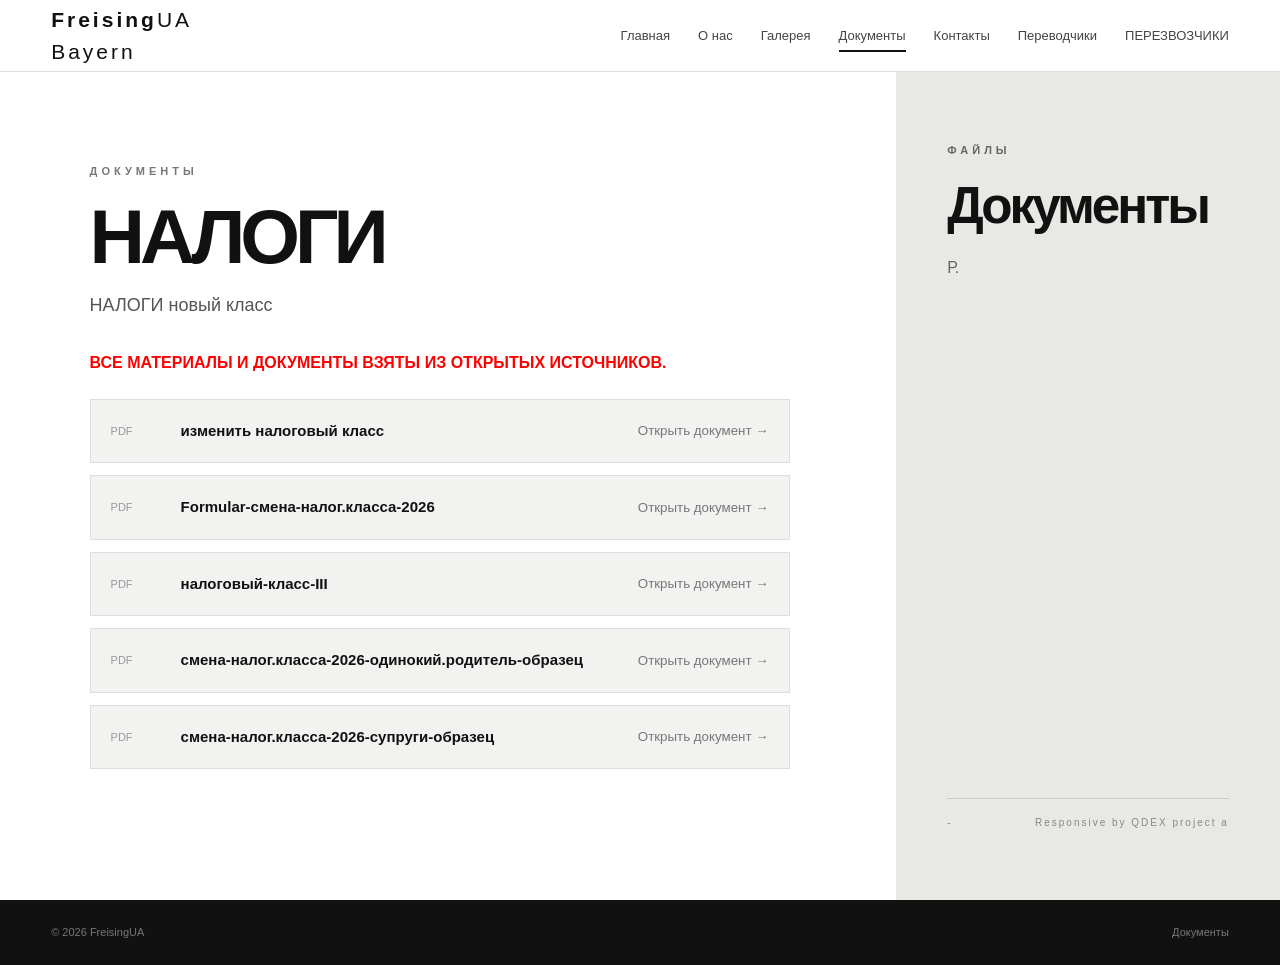
<file: taxes.html>
<!DOCTYPE html>
<html lang="ru">
<head>
  <meta charset="UTF-8">
  <meta name="viewport" content="width=device-width, initial-scale=1.0">
  <meta name="description" content="Полезная информация о налоговой системе Германии, налоговых классах и подаче декларации.">
  <title>Налоги в Германии — FreisingUA</title>
  <link rel="stylesheet" href="style.css">
  <link rel="icon" href="/favicon.ico" type="image/x-icon">
  <script async src="https://googletagmanager.com"></script>
  <script>
    window.dataLayer = window.dataLayer || [];
    function gtag(){dataLayer.push(arguments);}
    gtag('js', new Date());
    gtag('config', 'G-LP3S832QSP');
  </script>
  <link rel="canonical" href="https://www.freisingua.com/taxes.html" />
  <!-- adsens -->
<script async src="https://pagead2.googlesyndication.com/pagead/js/adsbygoogle.js?client=ca-pub-8481894872765748"
     crossorigin="anonymous"></script>
<!-- adsens -->
<!-- Google tag (gtag.js) -->
<script async src="https://www.googletagmanager.com/gtag/js?id=G-LP3S832QSP"></script>
<script>
  window.dataLayer = window.dataLayer || [];
  function gtag(){dataLayer.push(arguments);}
  gtag('js', new Date());

  gtag('config', 'G-LP3S832QSP');
</script>
</head>

<body>
<header class="header">
  <a class="logo" href="index.html">Freising<span>UA</span> <br>
   <span class="logo-subtext"> Bayern</span>
  </a> 
  <button class="menu-toggle" aria-label="Открыть меню" aria-expanded="false">☰</button>
  <nav class="menu">
    <a href="index.html" target="_blank">Главная</a>
	<a href="about.html" target="_blank">О нас</a>
	<a href="gallery.html" target="_blank">Галерея</a>
    <a class="active" href="documents.html" target="_blank">Документы</a>

	<a href="contacts.html" target="_blank">Контакты</a>
	<a href="TRANSLATORS.html" target="_blank">Переводчики</a>
	<a href="transportation.html" target="_blank">ПЕРЕЗВОЗЧИКИ</a>
  </nav>
</header>
<main class="layout">
  <section class="main-column page">
    <div class="number"></div>
    <div class="content">
      <p class="eyebrow">ДОКУМЕНТЫ</p><h1>НАЛОГИ</h1>
      <p class="lead">НАЛОГИ новый класс</p>
	  <strong><p style="color: red;">ВСЕ МАТЕРИАЛЫ И ДОКУМЕНТЫ ВЗЯТЫ ИЗ ОТКРЫТЫХ ИСТОЧНИКОВ.</p></strong>
	  <br>
	   <div class="documents">
	   <a class="document" href="documents/изменить налоговый класс.pdf" target="_blank"><span>PDF</span><strong>изменить налоговый класс</strong><small>Открыть документ →</small></a>
	   <a class="document" href="documents/Formular-смена-налог.класса-2026.pdf" target="_blank"><span>PDF</span><strong>Formular-смена-налог.класса-2026</strong><small>Открыть документ →</small></a>
      
       <a class="document" href="documents/налоговый-класс-III.pdf" target="_blank"><span>PDF</span><strong>налоговый-класс-III</strong><small>Открыть документ →</small></a>
       <a class="document" href="documents/смена-налог.класса-2026-одинокий.родитель-образец.pdf" target="_blank"><span>PDF</span><strong>смена-налог.класса-2026-одинокий.родитель-образец</strong><small>Открыть документ →</small></a>
	   <a class="document" href="documents/смена-налог.класса-2026-супруги-образец.pdf" target="_blank"><span>PDF</span><strong>смена-налог.класса-2026-супруги-образец</strong><small>Открыть документ →</small></a>
		
		
      </div>
    </div>
  </section>
  <aside class="side-column"><div><p class="eyebrow">ФАЙЛЫ</p><h2>Документы</h2><p>Р.</p>
  </div><div class="side-bottom"><span>-</span><span>Responsive by QDEX project a</span></div></aside>
</main>
<footer><span>© <span id="year"></span> FreisingUA</span><span>Документы</span></footer>
<script src="script.js"></script>
</body>
</html>
</file>
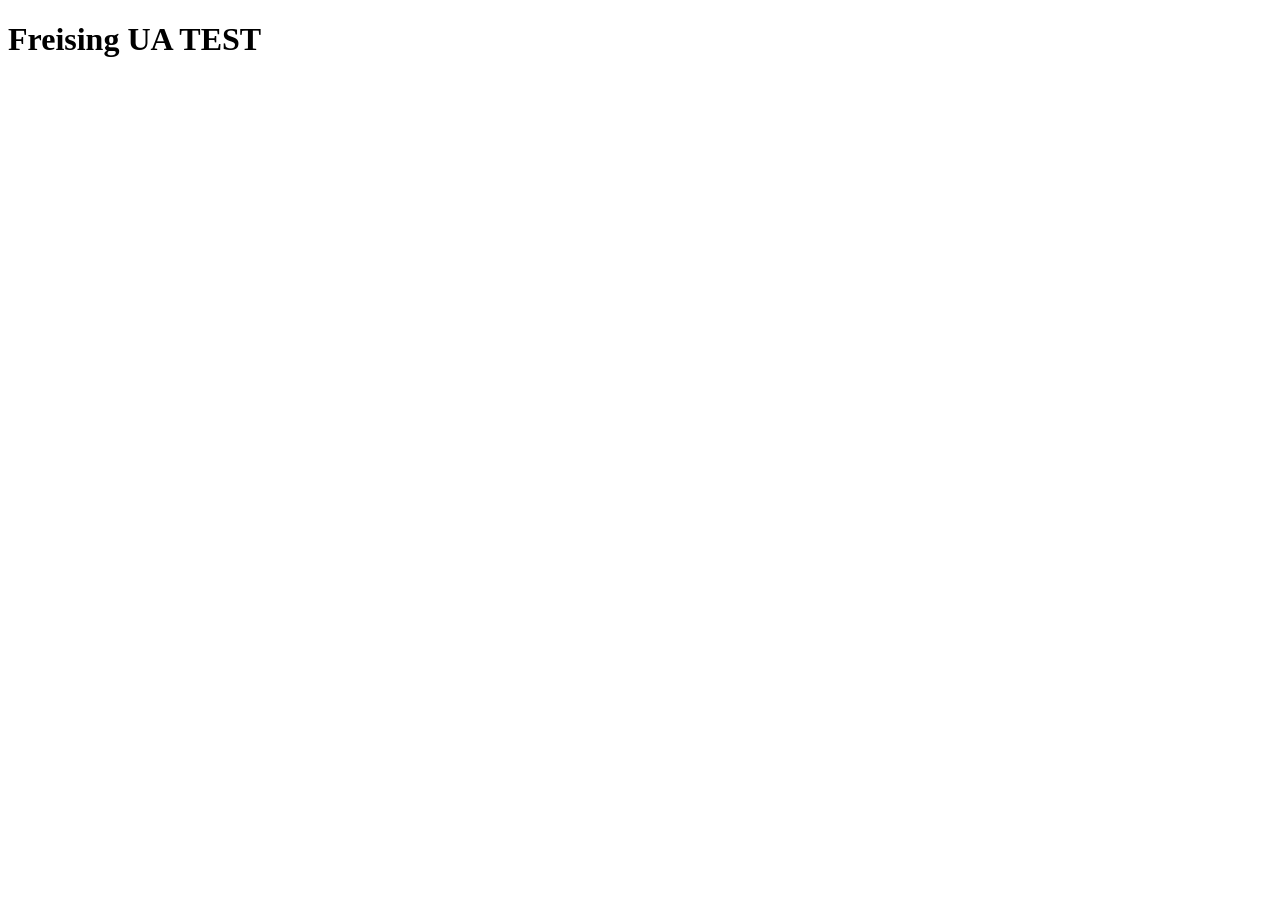
<file: test.html>
<!DOCTYPE html>
<html lang="ru">
<head>
<meta charset="UTF-8">

<meta property="og:title" content="Freising UA TEST">
<meta property="og:description" content="Проверка предпросмотра">
<meta property="og:type" content="website">
<meta property="og:url" content="https://halbergmoos2.freepage.cc/test.html">

<meta property="og:image" content="https://halbergmoos2.freepage.cc/preview.jpg">
<meta property="og:image:type" content="image/jpeg">
<meta property="og:image:width" content="1200">
<meta property="og:image:height" content="630">

<title>Freising UA TEST</title>
</head>

<body>
<h1>Freising UA TEST</h1>
</body>
</html>
</file>
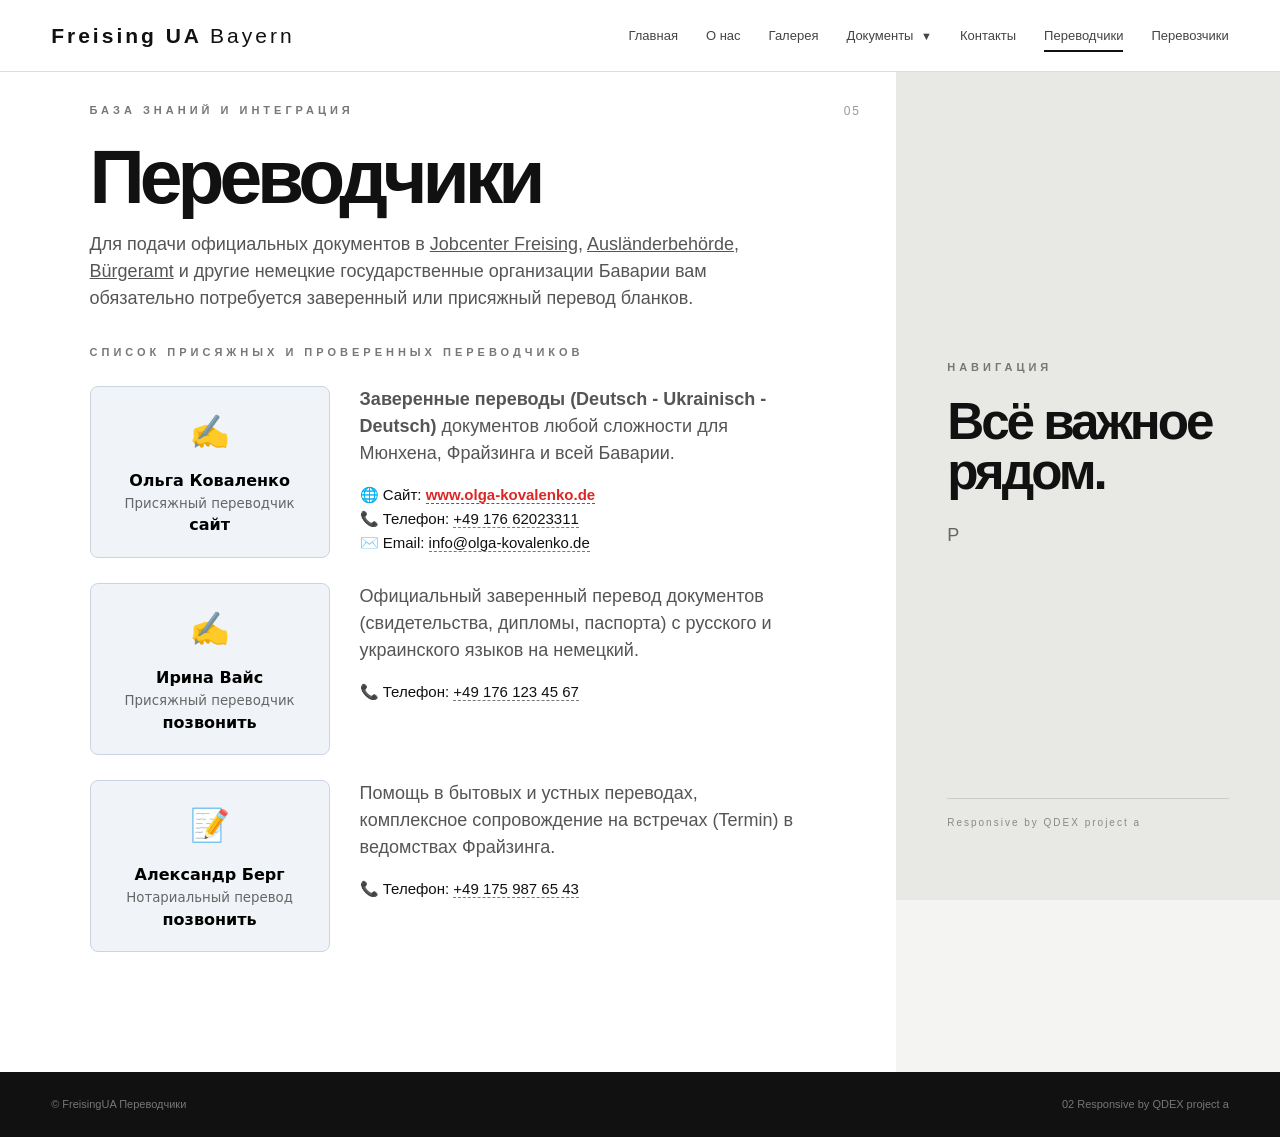
<file: TRANSLATORS.html>
<!DOCTYPE html>
<html lang="ru">
<head>
    <meta charset="UTF-8">
    <meta name="viewport" content="width=device-width, initial-scale=1.0">
    
    <!-- Семантическое ядро для страницы переводчиков -->
    <title>Присяжные переводчики во Фрайзинге и Баварии | FreisingUA</title>
    <meta name="description" content="Контакты русскоязычных и присяжных переводчиков во Фрайзинге (Бавария). Официальный заверенный перевод документов для немецких ведомств.">

    <!-- Точный канонический адрес страницы -->
    <link rel="canonical" href="https://freisingua.com" />

    <!-- Настройка превью Open Graph для Telegram и WhatsApp -->
    <meta property="og:locale" content="ru_RU">
    <meta property="og:type" content="website">
    <meta property="og:title" content="Присяжные переводчики во Фрайзинге и Баварии | FreisingUA">
    <meta property="og:description" content="Заверенный нотариальный перевод документов в Германии. Контакты проверенных переводчиков для Jobcenter и Ausländerbehörde.">
    <meta property="og:url" content="https://freisingua.com"> 
    <meta property="og:site_name" content="FreisingUA">
   <meta property="og:image" content="https://freisingua.com/preview1200630.png">
	<meta property="og:image:width" content="1200" />
	<meta property="og:image:height" content="630" />

    <!-- Подключение ваших оригинальных стилей -->
    <link rel="stylesheet" href="style.css">
<!-- adsens -->
<script async src="https://pagead2.googlesyndication.com/pagead/js/adsbygoogle.js?client=ca-pub-8481894872765748"
     crossorigin="anonymous"></script>
<!-- adsens -->
  <!-- Google tag (gtag.js) -->
<script async src="https://www.googletagmanager.com/gtag/js?id=G-LP3S832QSP"></script>
<script>
  window.dataLayer = window.dataLayer || [];
  function gtag(){dataLayer.push(arguments);}
  gtag('js', new Date());

  gtag('config', 'G-LP3S832QSP');
</script>
</head>
<body>

    <!-- Шапка сайта (HEADER) -->
    <div class="header">
        <div class="logo">Freising UA <span>Bayern</span></div>
        <button class="menu-toggle">☰</button>
        <div class="menu">
            <a href="index.html">Главная</a>
            <a href="about.html">О нас</a>
            <a href="gallery.html">Галерея</a>
            <div class="menu-item dropdown">
                <button class="dropdown-btn">Документы <span>▼</span></button>
                <div class="submenu">
                    <a href="apostil.html">Апостиль</a>
                    <a href="translations.html">Переводы</a>
                </div>
            </div>
            <a href="contacts.html">Контакты</a>
            <a href="TRANSLATORS.html" class="active">Переводчики</a>
            <a href="transportation.html">Перевозчики</a>
        </div>
    </div>

    <!-- Основной макет страницы (LAYOUT) -->
    <div class="layout">
        
        <!-- Левая (Основная) колонка контента -->
        <div class="main-column">
            <div class="number">05</div>
            
            <div class="content">
                <div class="eyebrow">БАЗА ЗНАНИЙ И ИНТЕГРАЦИЯ</div>
                <h1>Переводчики</h1>
                <p class="lead">
    Для подачи официальных документов в 
    <a href="https://arbeitsagentur.de" target="_blank" style="text-decoration: underline; color: inherit;">Jobcenter Freising</a>, 
    <a href="https://landkreis-freising.de" target="_blank" style="text-decoration: underline; color: inherit;">Ausländerbehörde</a>, 
    <a href="https://freising.de" target="_blank" style="text-decoration: underline; color: inherit;">Bürgeramt</a> 
    и другие немецкие государственные организации Баварии вам обязательно потребуется заверенный или присяжный перевод бланков.
</p>

                

                <!-- БЛОК КАРТОЧЕК ПЕРЕВОДЧИКОВ -->
                <div style="margin-top: 30px; margin-bottom: 50px;">
                    <div class="eyebrow">СПИСОК ПРИСЯЖНЫХ И ПРОВЕРЕННЫХ ПЕРЕВОДЧИКОВ</div>

                    <!-- Добавленный присяжный переводчик Ольга Коваленко -->
                    <div class="card-and-text-row">
                        <a href="https://olga-kovalenko.de" target="_blank" class="single-row-card">
                            <div class="card-icon">✍️</div>
                            <div class="card-title">Ольга Коваленко<br><small style="font-weight: 400; color: #666;">Присяжный переводчик</small><br>сайт</div>
                        </a>
                        <div class="card-side-info">
                            <p class="lead" style="margin-bottom: 8px;"><strong>Заверенные переводы (Deutsch - Ukrainisch - Deutsch)</strong> документов любой сложности для Мюнхена, Фрайзинга и всей Баварии.</p>
                            <div class="contact-links" style="font-size: 15px; color: #111; line-height: 1.6;">
                                <div>🌐 Сайт: <a href="https://olga-kovalenko.de" target="_blank" style="border-bottom: 1px dashed #dc2626; color: #dc2626; font-weight: bold;">www.olga-kovalenko.de</a></div>
                                <div>📞 Телефон: <a href="tel:+4917662023311" style="border-bottom: 1px dashed #777;">+49 176 62023311</a></div>
                                <div>✉️ Email: <a href="mailto:info@olga-kovalenko.de" style="border-bottom: 1px dashed #777;">info@olga-kovalenko.de</a></div>
                            </div>
                        </div>
                    </div>
                    <!-- Переводчик Ирина Вайс -->
                    <div class="card-and-text-row">
                        <a href="tel:+491761234567" class="single-row-card">
                            <div class="card-icon">✍️</div>
                            <div class="card-title">Ирина Вайс<br><small style="font-weight: 400; color: #666;">Присяжный переводчик</small><br>позвонить</div>
                        </a>
                        <div class="card-side-info">
                            <p class="lead" style="margin-bottom: 8px;">Официальный заверенный перевод документов (свидетельства, дипломы, паспорта) с русского и украинского языков на немецкий.</p>
                            <div class="contact-links" style="font-size: 15px; color: #111; line-height: 1.6;">
                                <div>📞 Телефон: <a href="tel:+491761234567" style="border-bottom: 1px dashed #777;">+49 176 123 45 67</a></div>
                            </div>
                        </div>
                    </div>

                    <!-- Переводчик Александр Берг -->
                    <div class="card-and-text-row">
                        <a href="tel:+491759876543" class="single-row-card">
                            <div class="card-icon">📝</div>
                            <div class="card-title">Александр Берг<br><small style="font-weight: 400; color: #666;">Нотариальный перевод</small><br>позвонить</div>
                        </a>
                        <div class="card-side-info">
                            <p class="lead" style="margin-bottom: 8px;">Помощь в бытовых и устных переводах, комплексное сопровождение на встречах (Termin) в ведомствах Фрайзинга.</p>
                            <div class="contact-links" style="font-size: 15px; color: #111; line-height: 1.6;">
                                <div>📞 Телефон: <a href="tel:+491759876543" style="border-bottom: 1px dashed #777;">+49 175 987 65 43</a></div>
                            </div>
                        </div>
                    </div>

                </div>
            </div>
        </div>

        <!-- Правая (Боковая) колонка — ОСТАВЛЕНА БЕЗ ИЗМЕНЕНИЙ В ИСХОДНОМ ВИДЕ -->
        <div class="side-column">
            <div class="content">
                <div class="eyebrow">НАВИГАЦИЯ</div>
                <h2>Всё важное рядом.</h2>
                <p class="lead">Р</p>
            </div>

            <div class="side-bottom">
                <span>Responsive by QDEX project a</span>
            </div>
        </div>

    </div>

    <!-- Подвал сайта -->
    <footer>
        <div>&copy; FreisingUA Переводчики</div>
        <div>02 Responsive by QDEX project a</div>
    </footer>

    <!-- Скрипт автоматизации кликов меню -->
    <script src="script.js"></script>

</body>
</html>
</file>
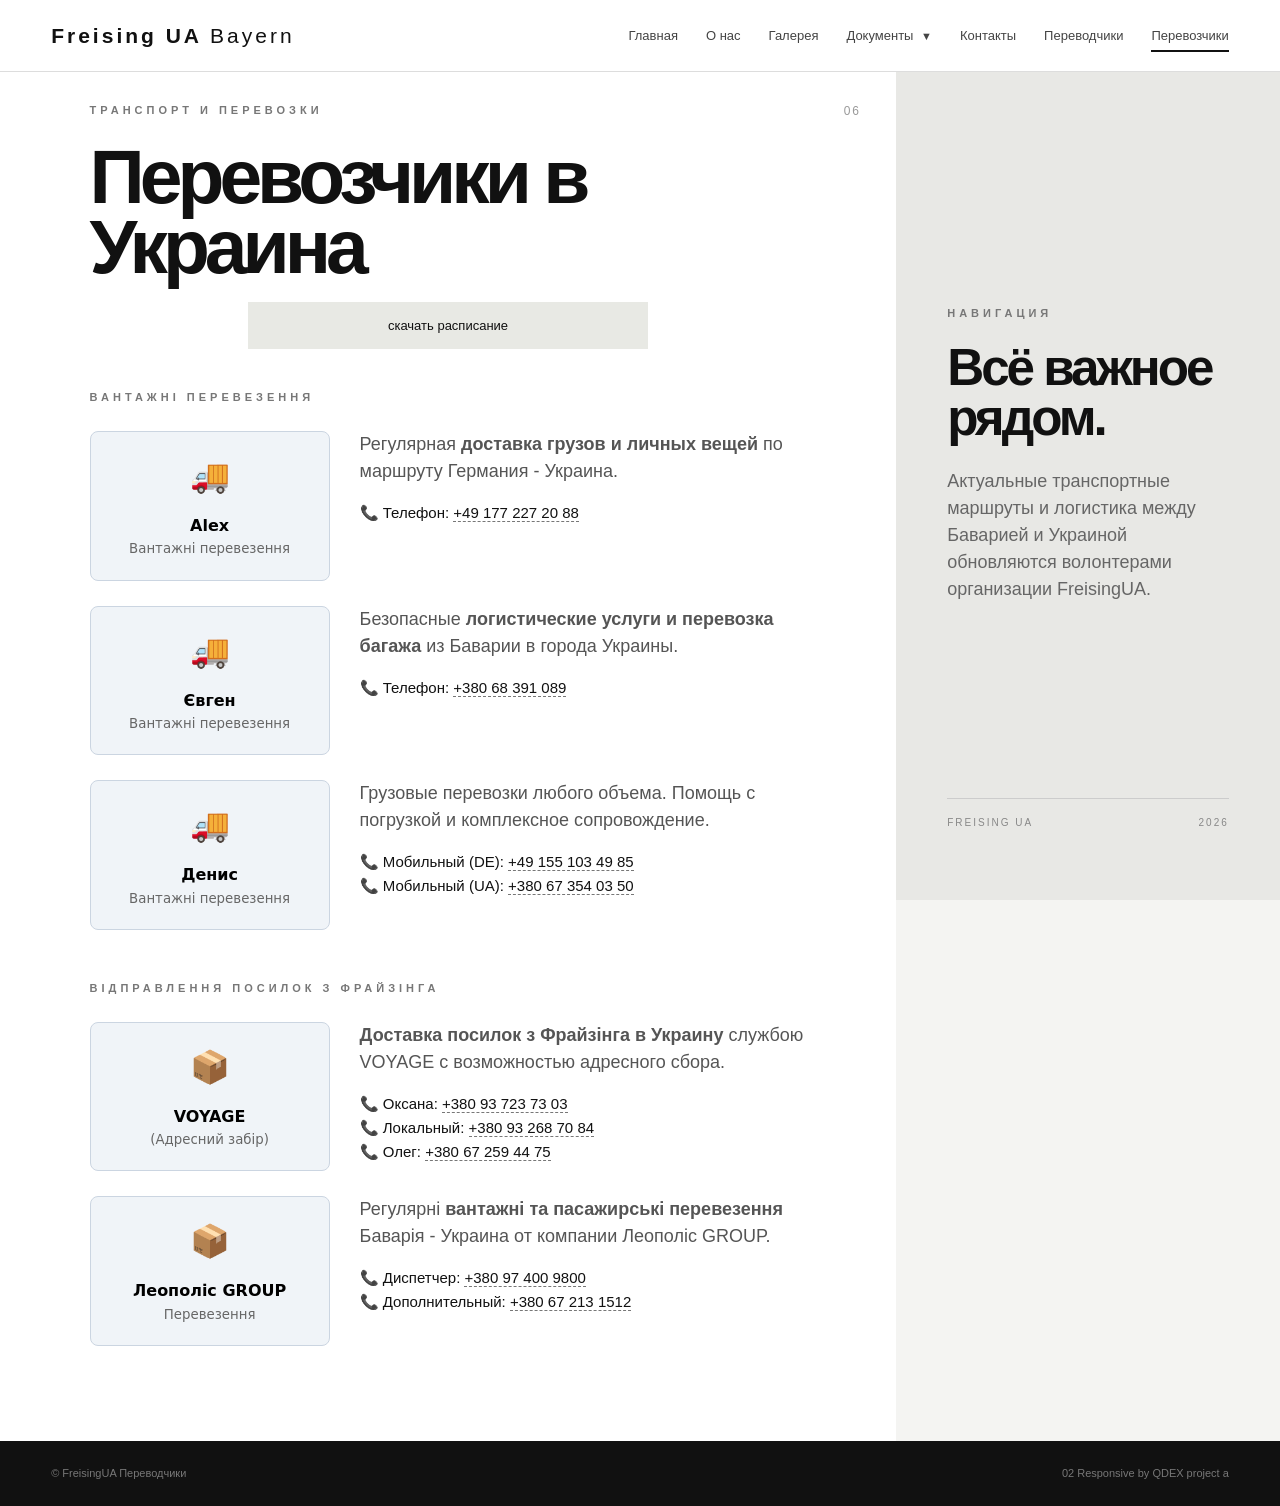
<file: transportation.html>
<!DOCTYPE html>
<html lang="ru">
<head>
    <meta charset="UTF-8">
    <meta name="viewport" content="width=device-width, initial-scale=1.0">
    <title>Перевозчики и доставка посылок Фрайзинг — Украина | FreisingUA (Бавария)</title>
    <meta name="description" content="Актуальные контакты перевозчиков во Фрайзинге (Бавария). Грузовые перевозки, адресный забор и регулярная отправка посылок из Германии в Украину.">
    <link rel="canonical" href="https://freisingua.com" />
    <meta property="og:locale" content="ru_RU">
    <meta property="og:type" content="website">
    <meta property="og:title" content="Перевозчики и доставка посылок Фрайзинг — Украина | FreisingUA">
    <meta property="og:description" content="Контакты надежных перевозчиков в Баварии. Грузовые перевозки, адресный сбор и отправка посылок Германия - Ukraine.">
    <meta property="og:url" content="https://freisingua.com"> 
    <meta property="og:site_name" content="FreisingUA">
    <meta property="og:image" content="https://freisingua.com/preview1200630.png">
	<meta property="og:image:width" content="1200" />
	<meta property="og:image:height" content="630" />
	
	
    <link rel="stylesheet" href="style.css">
	<!-- adsens -->
<script async src="https://pagead2.googlesyndication.com/pagead/js/adsbygoogle.js?client=ca-pub-8481894872765748"
     crossorigin="anonymous"></script>
<!-- adsens -->
  <!-- Google tag (gtag.js) -->
<script async src="https://www.googletagmanager.com/gtag/js?id=G-LP3S832QSP"></script>
<script>
  window.dataLayer = window.dataLayer || [];
  function gtag(){dataLayer.push(arguments);}
  gtag('js', new Date());

  gtag('config', 'G-LP3S832QSP');
</script>
</head>
<body>

    <div class="header">
        <div class="logo">Freising UA <span>Bayern</span></div>
        <button class="menu-toggle">☰</button>
        <div class="menu">
            <a href="index.html">Главная</a>
            <a href="about.html">О нас</a>
            <a href="gallery.html">Галерея</a>
            <div class="menu-item dropdown">
                <button class="dropdown-btn">Документы <span>▼</span></button>
                <div class="submenu">
                    <a href="apostil.html">Апостиль</a>
                    <a href="TRANSLATORS.html">Переводы</a>
                </div>
            </div>
            <a href="contacts.html">Контакты</a>
            <a href="TRANSLATORS.html">Переводчики</a>
            <a href="carriers.html" class="active">Перевозчики</a>
        </div>
    </div>

    <div class="layout">
        <div class="main-column">
            <div class="number">06</div>
            <div class="content">
                <div class="eyebrow">ТРАНСПОРТ И ПЕРЕВОЗКИ</div>
                <h1>Перевозчики в Украина</h1>
                <a href="#" class="button">скачать расписание</a>

                <div style="margin-top: 30px; margin-bottom: 50px;">
                    <div class="eyebrow">ВАНТАЖНІ ПЕРЕВЕЗЕННЯ</div>

                    <!-- Alex -->
                    <div class="card-and-text-row">
                        <a href="tel:+491772272088" class="single-row-card">
                            <div class="card-icon">🚚</div>
                            <div class="card-title">Alex<br><small style="font-weight: 400; color: #666;">Вантажні перевезення</small></div>
                        </a>
                        <div class="card-side-info">
                            <p class="lead" style="margin-bottom: 8px;">Регулярная <strong>доставка грузов и личных вещей</strong> по маршруту Германия - Украина.</p>
                            <div class="contact-links" style="font-size: 15px; color: #111; line-height: 1.6;">
                                <div>📞 Телефон: <a href="tel:+491772272088" style="border-bottom: 1px dashed #777;">+49 177 227 20 88</a></div>
                            </div>
                        </div>
                    </div>

                    <!-- Євген -->
                    <div class="card-and-text-row">
                        <a href="tel:+38068391089" class="single-row-card">
                            <div class="card-icon">🚚</div>
                            <div class="card-title">Євген<br><small style="font-weight: 400; color: #666;">Вантажні перевезення</small></div>
                        </a>
                        <div class="card-side-info">
                            <p class="lead" style="margin-bottom: 8px;">Безопасные <strong>логистические услуги и перевозка багажа</strong> из Баварии в города Украины.</p>
                            <div class="contact-links" style="font-size: 15px; color: #111; line-height: 1.6;">
                                <div>📞 Телефон: <a href="tel:+38068391089" style="border-bottom: 1px dashed #777;">+380 68 391 089</a></div>
                            </div>
                        </div>
                    </div>

                    <!-- Денис -->
                    <div class="card-and-text-row">
                        <a href="tel:+491551034985" class="single-row-card">
                            <div class="card-icon">🚚</div>
                            <div class="card-title">Денис<br><small style="font-weight: 400; color: #666;">Вантажні перевезення</small></div>
                        </a>
                        <div class="card-side-info">
                            <p class="lead" style="margin-bottom: 8px;">Грузовые перевозки любого объема. Помощь с погрузкой и комплексное сопровождение.</p>
                            <div class="contact-links" style="font-size: 15px; color: #111; line-height: 1.6;">
                                <div>📞 Мобильный (DE): <a href="tel:+491551034985" style="border-bottom: 1px dashed #777;">+49 155 103 49 85</a></div>
                                <div>📞 Мобильный (UA): <a href="tel:+380673540350" style="border-bottom: 1px dashed #777;">+380 67 354 03 50</a></div>
                            </div>
                        </div>
                    </div>
                </div>
                <div style="margin-top: 50px;">
                    <div class="eyebrow">ВІДПРАВЛЕННЯ ПОСИЛОК З ФРАЙЗІНГА</div>
                    
                    <!-- VOYAGE -->
                    <div class="card-and-text-row">
                        <a href="tel:+380937237303" class="single-row-card">
                            <div class="card-icon">📦</div>
                            <div class="card-title">VOYAGE<br><small style="font-weight: 400; color: #666;">(Адресний забір)</small></div>
                        </a>
                        <div class="card-side-info">
                            <p class="lead" style="margin-bottom: 8px;"><strong>Доставка посилок з Фрайзінга в Украину</strong> службою VOYAGE с возможностью адресного сбора.</p>
                            <div class="contact-links" style="font-size: 15px; color: #111; line-height: 1.6;">
                                <div>📞 Оксана: <a href="tel:+380937237303" style="border-bottom: 1px dashed #777;">+380 93 723 73 03</a></div>
                                <div>📞 Локальный: <a href="tel:+380932687084" style="border-bottom: 1px dashed #777;">+380 93 268 70 84</a></div>
                                <div>📞 Олег: <a href="tel:+380672594475" style="border-bottom: 1px dashed #777;">+380 67 259 44 75</a></div>
                            </div>
                        </div>
                    </div>

                    <!-- Леополіс GROUP -->
                    <div class="card-and-text-row">
                        <a href="tel:+380974009800" class="single-row-card">
                            <div class="card-icon">📦</div>
                            <div class="card-title">Леополіс GROUP<br><small style="font-weight: 400; color: #666;">Перевезення</small></div>
                        </a>
                        <div class="card-side-info">
                            <p class="lead" style="margin-bottom: 8px;">Регулярні <strong>вантажні та пасажирські перевезення</strong> Баварія - Украина от компании Леополіс GROUP.</p>
                            <div class="contact-links" style="font-size: 15px; color: #111; line-height: 1.6;">
                                <div>📞 Диспетчер: <a href="tel:+380974009800" style="border-bottom: 1px dashed #777;">+380 97 400 9800</a></div>
                                <div>📞 Дополнительный: <a href="tel:+380672131512" style="border-bottom: 1px dashed #777;">+380 67 213 1512</a></div>
                            </div>
                        </div>
                    </div>
                </div>

            </div>
        </div>

        <div class="side-column">
            <div class="content">
                <div class="eyebrow">НАВИГАЦИЯ</div>
                <h2>Всё важное рядом.</h2>
                <p class="lead">Актуальные транспортные маршруты и логистика между Баварией и Украиной обновляются волонтерами организации FreisingUA.</p>
            </div>
            <div class="side-bottom">
                <span>FREISING UA</span>
                <span>2026</span>
            </div>
        </div>
    </div>

    <footer>
        <div>&copy; FreisingUA Переводчики</div>
        <div>02 Responsive by QDEX project a</div>
    </footer>

    <script src="script.js"></script>
</body>
</html>
</file>
<file: style.css>
/* =========================================================
   FREISING UA — STYLE.CSS
   ========================================================= */


/* =========================================================
   ANNA PHOTO
   ========================================================= */

.anna-photo img {
    max-width: 100%;
    height: auto;
    display: block;
    margin: 0 auto;
}


/* =========================================================
   RESET
   ========================================================= */

* {
    margin: 0;
    padding: 0;
    box-sizing: border-box;
}

html {
    scroll-behavior: smooth;
}

body {
    font-family: Arial, Helvetica, sans-serif;
    background: #f4f4f2;
    color: #111;
    line-height: 1.5;
}

a {
    color: inherit;
    text-decoration: none;
}


/* =========================================================
   HEADER
   ========================================================= */

.header {
    position: fixed;
    top: 0;
    left: 0;

    width: 100%;
    height: 72px;

    padding: 0 4%;

    display: flex;
    align-items: center;
    justify-content: space-between;

    background: rgba(255,255,255,.94);

    backdrop-filter: blur(14px);

    border-bottom: 1px solid #ddd;

    z-index: 1000;
}


/* =========================================================
   LOGO
   ========================================================= */

.logo {
    font-size: 21px;
    font-weight: 800;
    letter-spacing: 3px;
}

.logo span {
    font-weight: 400;
}


/* =========================================================
   MAIN MENU
   ========================================================= */

.menu {
    display: flex;
    gap: 28px;
    align-items: center;
}


/* Обычные пункты меню */

.menu > a {
    font-size: 13px;
    color: #444;

    position: relative;

    white-space: nowrap;
}


/* Подчёркивание ТОЛЬКО обычных пунктов.
   Раньше здесь было .menu a:after,
   из-за этого стили попадали и в подменю. */

.menu > a:after {
    content: "";

    position: absolute;

    left: 0;
    bottom: -7px;

    width: 0;
    height: 2px;

    background: #111;

    transition: .25s;
}

.menu > a:hover:after,
.menu > a.active:after {
    width: 100%;
}


/* =========================================================
   MOBILE MENU BUTTON
   ========================================================= */

.menu-toggle {
    display: none;

    border: 0;

    background: none;

    font-size: 27px;

    cursor: pointer;
}


/* =========================================================
   DROPDOWN — ДОКУМЕНТЫ
   ========================================================= */

.menu-item.dropdown {
    position: relative;

    display: flex;
    align-items: center;
}


/* Кнопка Документы.
   Делаем её визуально такой же, как остальные пункты. */

.menu .dropdown-btn {
    appearance: none;
    -webkit-appearance: none;

    border: 0;
    outline: 0;

    background: transparent;

    color: #444;

    font-family: Arial, Helvetica, sans-serif;

    font-size: 13px;

    font-weight: 400;

    line-height: 1.5;

    padding: 0;

    margin: 0;

    cursor: pointer;

    white-space: nowrap;
}


/* Наведение */

.menu .dropdown-btn:hover {
    background: transparent;

    color: #111;
}


/* Нажатие / фокус */

.menu .dropdown-btn:focus,
.menu .dropdown-btn:active {
    background: transparent;

    outline: none;

    box-shadow: none;
}


/* Стрелочка */

.dropdown-btn span {
    display: inline-block;

    margin-left: 4px;

    font-size: 11px;

    transition: transform .25s ease;
}


/* =====================================================================++++++++++++++++++++++++++++++++++++++++++++++++++++++++++++++++++++++++++++++++++++++++++++++++
   SUBMENU
   ========================================================= */

.menu .submenu {
    position: absolute;

    top: calc(100% + 12px);

    right: 0;
    left: auto;

    min-width: 220px;

    padding: 8px 0;

    background: #fff;

    border: 1px solid #ddd;

    border-radius: 6px;

    box-shadow: 0 10px 30px rgba(0,0,0,.15);

    z-index: 99999;

    opacity: 0;

    visibility: hidden;

    transform: translateY(-8px);

    transition:
        opacity .25s ease,
        transform .25s ease,
        visibility .25s ease;
}


/* Пункты подменю */

.menu .submenu a {
    display: block;

    position: relative;

    padding: 11px 18px;

    margin: 0;

    color: #333;

    background: transparent;

    text-decoration: none;

    font-size: 13px;

    white-space: nowrap;

    transition:
        background .2s ease,
        padding-left .2s ease;
}


/* Очень важно:
   убираем старое подчёркивание у ссылок подменю */

.menu .submenu a:after {
    display: none !important;

    content: none !important;
}


/* Наведение на подменю */

.menu .submenu a:hover {
    background: #f1f1f1;

    padding-left: 24px;

    color: #111;
}


/* =========================================================
   ОТКРЫТИЕ ПОДМЕНЮ
   ========================================================= */


/* При наведении мышкой */

.menu .dropdown:hover .submenu {
    opacity: 1;

    visibility: visible;

    transform: translateY(0);
}


/* При нажатии */

.menu .dropdown.open .submenu {
    opacity: 1;

    visibility: visible;

    transform: translateY(0);
}


/* Поворачиваем стрелку */

.menu .dropdown:hover .dropdown-btn span,
.menu .dropdown.open .dropdown-btn span {
    transform: rotate(180deg);
}


/* =========================================================
   УБИРАЕМ ЛИШНИЕ ТОЧКИ
   ========================================================= */

.menu .dropdown::before,
.menu .dropdown::after,
.menu .dropdown-btn::before,
.menu .dropdown-btn::after,
.menu .submenu::before,
.menu .submenu::after {
    content: none !important;

    display: none !important;
}


/* =========================================================.===++++++++++++++++++++++++++++++++++++++++++++++++++++++++++++++++++++++++++++++++++++++
   MAIN LAYOUT
   ========================================================= */

.layout {
    display: flex;

    min-height: 100vh;

    padding-top: 72px;
}


.main-column {
    width: 70%;
    min-height: calc(100vh - 72px);
    
    /* БЫЛО: padding: 70px 7%; */
    padding: 25px 7% 70px 7%; /* Уменьшили верхний отступ с 70px до 25px */
    
    position: relative;
    display: flex;
    align-items: center;
    background: #fff;
}


.side-column {
    width: 30%;

    min-height: calc(100vh - 72px);

    padding: 70px 4%;

    background: #e8e8e5;

    display: flex;

    flex-direction: column;

    justify-content: space-between;

    position: relative;
}


.content {
    width: 100%;

    max-width: 900px;

    margin: auto;
}


.number {
    position: absolute;

    top: 30px;
    right: 35px;

    font-size: 12px;

    color: #999;

    letter-spacing: 2px;
}


/* =========================================================
   TEXT
   ========================================================= */

.eyebrow {
    font-size: 11px;

    font-weight: 700;

    letter-spacing: 4px;

    color: #777;

    margin-bottom: 22px;
}


/* Также уберем лишний разгон у самого заголовка */
h1 {
    font-size: clamp(48px,6vw,90px);
    line-height: .92;
    letter-spacing: -5px;
    
    /* БЫЛО: margin-bottom: 30px; */
    margin-top: 0;           /* Обнуляем отступ сверху, если он был */
    margin-bottom: 20px;     /* Немного поджали снизу */
}


h2 {
    font-size: clamp(35px,4vw,58px);

    line-height: .98;

    letter-spacing: -3px;

    margin-bottom: 25px;
}


h3 {
    font-size: 22px;

    margin: 10px 0;
}


.lead {
    font-size: 18px;

    color: #555;

    

    margin-bottom: 32px;
}


.side-column h2 {
    font-size: clamp(38px,4vw,62px);
}


.side-column p {
    color: #666;

    max-width: 300px;
}


.side-bottom {
    display: flex;

    justify-content: space-between;

    border-top: 1px solid #ccc;

    padding-top: 16px;

    font-size: 10px;

    letter-spacing: 2px;

    color: #888;
}


/* =========================================================
   BUTTON
   ========================================================= */

.button {
    display: inline-block;

     background:  #e8e9e4; /* Поменяйте этот код (например, #3498db для синего) */

    color: #111111;

    padding: 14px 25px;

    font-size: 13px;

    transition: .25s;

    margin-bottom: 30px;
}


.button:hover {
    background:  #e74c3c; 

    transform: translateY(-2px);
}


/* =========================================================
   CARDS
   ========================================================= */

.cards {
    display: grid;

    grid-template-columns: repeat(3,1fr);

    gap: 15px;

    margin-top: 45px;
}


.cards article {
    background: #f2f2f0;

    padding: 25px;

    min-height: 150px;
}


.cards b {
    font-size: 11px;

    color: #999;
}


.cards p {
    font-size: 13px;

    color: #666;
}


/* =========================================================
   GALLERY
   ========================================================= */

.gallery {
    display: grid;

    grid-template-columns: repeat(2,1fr);

    gap: 15px;
}


.gallery figure {
    height: 230px;

    overflow: hidden;

    background: #ddd;
}


.gallery img {
    width: 100%;

    height: 100%;

    object-fit: cover;

    transition: .5s;
}


.gallery figure:hover img {
    transform: scale(1.06);
}


/* =========================================================
   DOCUMENTS
   ========================================================= */

.documents {
    display: grid;

    gap: 12px;

    max-width: 700px;
}


.document {
    display: grid;

    grid-template-columns: 55px 1fr auto;

    align-items: center;

    gap: 15px;

    padding: 20px;

    background: #f2f2f0;

    border: 1px solid #ddd;

    transition: .25s;
}


.document:hover {
    background: #e8e8e5;
}


.document span {
    font-size: 11px;

    color: #999;
}


.document strong {
    font-size: 15px;
}


.document small {
    color: #777;
}


/* =========================================================
   ANNA
   ========================================================= */

.anna-layout {
    display: grid;

    grid-template-columns: minmax(220px,350px) 1fr;

    gap: 45px;

    align-items: center;
}


.anna-photo {
    height: 430px;

    overflow: hidden;

    background: #ddd;
}


.anna-photo img {
    width: 100%;

    height: 100%;

    object-fit: cover;

    transition: scale .4s ease-in-out !important;

    scale: 1 !important;
}


.anna-photo:hover img {
    scale: 1.06 !important;
}


.anna-layout p {
    color: #666;

    margin-bottom: 20px;
}


/* =========================================================
   CONTACTS
   ========================================================= */

.contact-list {
    display: flex;

    flex-direction: column;

    gap: 15px;

    margin-bottom: 35px;

    font-size: 20px;
}


.contact-list a {
    width: max-content;

    border-bottom: 1px solid #aaa;

    padding-bottom: 5px;
}


/* =========================================================
   FOOTER
   ========================================================= */

footer {
    height: 65px;

    background: #111;

    color: #777;

    padding: 0 4%;

    display: flex;

    align-items: center;

    justify-content: space-between;

    font-size: 11px;
}


/* =========================================================
   VIDEO
   ========================================================= */

.video-responsive {
    width: 100%;

    max-width: 700px;

    margin: 30px auto;

    aspect-ratio: 16 / 9;

    box-sizing: border-box;
}


.video-responsive iframe {
    width: 100% !important;

    height: 100% !important;

    border: 0;

    display: block;
}


/* =========================================================
   AUTHOR BLOCK
   ========================================================= */

.author-block {
    display: flex;

    align-items: center;

    gap: 12px;

    margin-bottom: 25px;
}


.author-avatar {
    width: 38px;

    height: 38px;

    background-color: #25D366;

    color: #fff;

    border-radius: 50%;

    display: flex;

    align-items: center;

    justify-content: center;

    font-size: 16px;

    font-weight: bold;

    user-select: none;
}


.author-info {
    display: flex;

    flex-direction: column;

    line-height: 1.2;
}


.author-name {
    font-size: 14px;

    font-weight: 700;

    color: #111;
}


.author-date {
    font-size: 11px;

    color: #888;

    margin-top: 2px;
}


/* =========================================================
   MODAL
   ========================================================= */

.modal {
    display: none;

    position: fixed;

    z-index: 1000;

    left: 0;

    top: 0;

    width: 100%;

    height: 100%;

    background-color: rgba(0,0,0,.9);

    justify-content: center;

    align-items: center;
}


.modal.active {
    display: flex;
}


.modal-content {
    max-width: 90%;

    max-height: 90%;

    object-fit: contain;

    border-radius: 4px;
}


.modal-close {
    position: absolute;

    top: 20px;

    right: 35px;

    color: #fff;

    font-size: 40px;

    font-weight: bold;

    cursor: pointer;

    transition: .3s;
}


.modal-close:hover {
    color: #bbb;
}


/* =========================================================
   DESKTOP — ПРАВАЯ КОЛОНКА
   ========================================================= */

@media (min-width: 751px) {

    .layout {
        display: block;

        position: relative;
    }


    .main-column {
        width: 70% !important;
    }


    .side-column {
        position: fixed !important;

        top: 72px;

        right: 0;

        width: 30% !important;

        height: calc(100vh - 72px) !important;

        z-index: 900;
    }
}


/* =========================================================
   TABLET
   ========================================================= */

@media (max-width: 1000px) {

    .menu {
        gap: 16px;
    }


    .menu > a,
    .menu .dropdown-btn {
        font-size: 12px;
    }


    .main-column {
        padding: 60px 5%;
    }


    .side-column {
        padding: 60px 3%;
    }


    .cards {
        grid-template-columns: 1fr;
    }


    .anna-layout {
        grid-template-columns: 1fr;
    }


    .anna-photo {
        height: 320px;
    }
}


/* =========================================================
   MOBILE
   ========================================================= */

@media (max-width: 750px) {

    .header {
        height: 65px;

        padding: 0 20px;
    }


    /* Кнопка ☰ */

    .menu-toggle {
        display: block;
    }


    /* Главное меню */

    .menu {
        display: none;

        position: absolute;

        top: 65px;

        left: 0;

        width: 100%;

        background: #fff;

        flex-direction: column;

        gap: 0;

        border-bottom: 1px solid #ddd;

        align-items: stretch;
		        /* НАША ДОБАВЛЕННАЯ СТРОКА: поднимаем меню на самый верхний слой */
        z-index: 99999 !important; 
    }


    .menu.open {
        display: flex;
    }


    /* Обычные пункты */

    .menu > a {
        width: 100%;

        padding: 16px 22px;

        border-bottom: 1px solid #eee;

        font-size: 14px;
    }


    .menu > a:after {
        display: none;
    }


    /* Документы */

    .menu-item.dropdown {
        width: 100%;

        display: block;
    }


    .menu .dropdown-btn {
        width: 100%;

        padding: 16px 22px !important;

        text-align: left;

        border-bottom: 1px solid #eee !important;

        font-size: 14px !important;
    }


    /* Подменю на телефоне */

    .menu .submenu {
        position: static;

        width: 100%;

        min-width: 0;

        padding: 0;

        background: #f5f5f3;

        border: none;

        border-radius: 0;

        box-shadow: none;

        transform: none;

        display: none;

        opacity: 1;

        visibility: visible;
    }


    /* Открытое подменю */

    .menu .dropdown.open .submenu {
        display: block;
    }


    .menu .submenu a {
        padding: 14px 38px !important;

        font-size: 13px;
    }


    .menu .submenu a:hover {
        padding-left: 44px !important;
    }


    /* Layout */

    .layout {
        flex-direction: column;

        padding-top: 65px;
    }


    .main-column,
    .side-column {
        width: 100%;

        min-height: auto;
    }


    .main-column {
        padding: 90px 28px;
    }


    .side-column {
        padding: 60px 28px;

        gap: 60px;
    }


    .hero {
        min-height: 75vh;
    }


    .gallery {
        grid-template-columns: 1fr 1fr;
    }


    .gallery figure {
        height: 180px;
    }


    .document {
        grid-template-columns: 45px 1fr;
    }


    .document small {
        display: none;
    }


    .anna-layout {
        display: flex !important;

        flex-direction: column !important;

        gap: 20px !important;

        width: 100% !important;
    }


    .anna-photo {
        width: 100% !important;

        max-width: 100% !important;

        height: auto !important;

        overflow: visible !important;
    }


    .anna-photo img {
        width: 100% !important;

        max-width: 100% !important;

        height: auto !important;

        object-fit: contain !important;
    }


    footer {
        height: auto;

        padding: 22px 28px;

        gap: 10px;

        flex-direction: column;

        align-items: flex-start;
    }
}


/* =========================================================
   SMALL PHONES
   ========================================================= */

@media (max-width: 420px) {

    h1 {
        font-size: 50px;

        letter-spacing: -3px;
    }


    .gallery {
        grid-template-columns: 1fr;
    }


    .gallery figure {
        height: 220px;
    }
}


/* =========================================================
   ИСПРАВЛЕНИЯ: ПОДМЕНЮ, ОТСТУПЫ И МОБИЛЬНАЯ ВЕРСИЯ
   ========================================================= */




/* 2. Приподнимаем заголовок на компьютерах (уменьшаем верхний отступ) */
.main-column {
    padding-top: 30px !important; /* Было 70px, уменьшили до 30px */
}
h1 {
    margin-top: 0 !important;
}


/* 3. Мобильная адаптивность и исправление отступов на смартфонах */
@media screen and (max-width: 768px) {
    
    /* Перестраиваем колонки сайта друг под друга */
    body .layout {
        display: flex !important;
        flex-direction: column !important;
        padding-top: 72px !important;
    }
    
    /* Убираем гигантские отступы десктопа на мобильных экранах */
    body .main-column {
        width: 100% !important;
        min-height: auto !important;
        padding: 20px 5% !important; /* Минимальные аккуратные отступы для телефонов */
        display: block !important;
    }
    
    body .side-column {
        width: 100% !important;
        min-height: auto !important;
        padding: 30px 5% !important;
    }

    /* Уменьшаем огромный шрифт заголовка, чтобы он аккуратно встал на экран телефона */
    body h1 {
        font-size: 32px !important;
        line-height: 1.1 !important;
        letter-spacing: -1px !important;
        margin-top: 5px !important;
        margin-bottom: 15px !important;
    }
    
    body h2 {
        font-size: 26px !important;
        line-height: 1.1 !important;
        letter-spacing: -1px !important;
    }
}
.button {
    display: block;         /* ИЗМЕНЕНО: теперь кнопка ведет себя как блок, что позволяет центрировать её */
    width: 100%;           /* Растягивает кнопку на всю доступную ширину контента */
    max-width: 400px;      /* Ограничивает максимальную ширину (подберите цифру под дизайн) */
     margin: 0 auto 40px auto; /* Центрирует кнопку и делает отступ 40px снизу */
    box-sizing: border-box; /* Чтобы внутренние отступы не ломали указанную ширину */
    text-align: center;    /* Выравнивает текст строго по центру внутри самой кнопки */
    vertical-align: middle; 
} 
/* Выравниваем все блочные элементы (включая нашу кнопку) по центру внутри контента */
.content .button {
    display: block !important;
    margin-left: auto !important;
    margin-right: auto !important;
    margin-bottom: 40px !important; /* Наш отступ снизу */
}
/* Сетка для автоматического выравнивания карточек в ряд */
.cards-grid {
  display: grid;
  grid-template-columns: repeat(auto-fit, minmax(300px, 1-fraction));
  gap: 20px;
  padding: 20px;
}

/* Стили самой карточки __________________________________________________________________________*/
/* Настройка сетки: строго по 2 штуки в ряд */
.cards-grid {
  display: grid;
  grid-template-columns: repeat(2, 1fr); /* Ровно 2 колонки */
  gap: 20px;                             /* Расстояние между кнопками */
  padding: 20px;
  max-width: 1000px;                     /* Ограничение ширины, чтобы не растягивались на весь экран */
  margin: 0 auto;                        /* Центрирование всего блока на странице */
  box-sizing: border-box;
}

/* Настройка внешнего вида самой кнопки-карточки */
.info-card {
  display: flex;
  flex-direction: column;
  background-color: #f1f5f9;             /* Стильный светло-серый фон */
  border: 1px solid #e2e8f0;              /* Тонкая серая рамка */
  border-radius: 8px;                    /* Скругление углов */
  padding: 24px;
  text-decoration: none;                 /* Убираем подчеркивание текста */
  color: #000000;                        /* Черный цвет текста */
  transition: transform 0.2s ease, box-shadow 0.2s ease;
  min-height: 140px;                     /* Минимальная высота карточки */
  justify-content: space-between;
  
}

/* Эффект при наведении мышки */
/* Здесь подчеркивание убираем, оставляем только подъем карточки */
.info-card:hover {
  transform: translateY(-3px);
  box-shadow: 0 10px 20px rgba(0, 0, 0, 0.5);
  
}



/* Настройка иконки */
.card-icon {
  font-size: 32px;                       /* Размер временных эмодзи-иконок */
  margin-bottom: 15px;
  color: #64748b;                        /* Цвет иконки */
}

/* Настройка текста */
.card-title {
  font-family: system-ui, -apple-system, sans-serif;
  font-size: 16px;
  font-weight: 700;                      /* Жирный шрифт */
  line-height: 1.4;
}

/* Адаптивность: на мобилках (экраны меньше 768px) кнопки встанут по одной в ряд */
@media (max-width: 768px) {
  .cards-grid {
    grid-template-columns: 1fr;
    gap: 15px;
  }
}
/* Эффект: когда мышка наводится на ВСЮ карточку, подчеркивается ТОЛЬКО надпись */
.info-card:hover .card-title {
  text-decoration: underline;
  text-decoration-thickness: 1px;      /* Красивая тонкая линия */
  text-underline-offset: 4px;          /* Аккуратный отступ от букв вниз */
}
/* При наведении текст становится красным и подчеркивается */
.info-card:hover .card-title {
  color: #000000;                     /* ЧЕРНЫЙ ТЕКСТ */
  text-decoration: underline;
  text-decoration-color: #dc2626;      /* Красный цвет линии подчеркивания */
  text-decoration-thickness: 1px;
  text-underline-offset: 4px;
}
/* Выстраиваем карточку и текстовый блок автора в один ряд */
.row-container {
  display: flex;
  align-items: center;    /* Центрируем текст по вертикали относительно карточки */
  gap: 25px;              /* Расстояние между карточкой и текстом */
  margin-top: 20px;
  margin-bottom: 25px;
}

/* Контейнер для текста и аватарки */
.side-content-block {
  display: flex;
  flex-direction: column;
  justify-content: center;
}

/* На мобильных экранах (меньше 768px) перестраиваем обратно в один столбец */
@media (max-width: 768px) {
  .row-container {
    flex-direction: column;
    align-items: flex-start;
    gap: 15px;
	margin-bottom: 100px;
  }
  .row-container .cards-grid {
    max-width: 100% !important; /* На смартфонах карточка растянется на всю ширину */
  }
}
/* Контейнер для выстраивания строго в один ряд */
.card-and-text-row {
	
  display: flex;
  align-items: center;    /* Выравнивание по центру высоты */
  gap: 30px;              /* Расстояние между карточкой и текстом */
  margin: 25px 0;
  width: 100%;
}

/* Стили карточки, чтобы она не зависела от общей сетки */
.single-row-card {
  display: flex;
  flex-direction: column;
  justify-content: space-between;
  background-color: #f1f5f9;  /* Серый фон по умолчанию */
  border: 1px solid #cbd5e1;  /* Серая рамка */
  border-radius: 8px;
  padding: 24px;
  text-decoration: none;
  color: #000000;
  min-height: 140px;
  width: 100%;
  max-width: 320px;          /* Фиксированная ширина карточки */
  box-sizing: border-box;
  transition: transform 0.2s ease, box-shadow 0.2s ease, background-color 0.2s ease;
}

/* Эффекты при наведении на эту карточку */
.single-row-card:hover {
  transform: translateY(-3px);
  box-shadow: 0 10px 20px rgba(0, 0, 0, 0.1); /* Мягкая тень покороче */
  background-color: #ffffff;                 /* Становится белой при наведении */
}

/* Подчеркивание только надписи внутри карточки при наведении */
/* Подчеркивание только надписи внутри карточки при наведении */
.single-row-card:hover .card-title {
  text-decoration: underline;
  
  /* ↓ НАША ОБНОВЛЕННАЯ СТРОЧКА: задаем цвет линии ↓ */
  text-decoration-color: #dc2626;            /* Красивый сдержанный красный цвет линии */
  
  /* Если хотите вернуть ярко-красный, замените на: #ff0000 */
  /* Если хотите, чтобы сам текст тоже становился красным, раскомментируйте строчку ниже: */
  /* color: #dc2626; */

  text-decoration-thickness: 1px;            /* Тонкая линия */
  text-underline-offset: 4px;                /* Аккуратный отступ вниз от букв */
}


/* Правый блок с текстом и автором */
.card-side-info {
  display: flex;
  flex-direction: column;
  gap: 8px;                  /* Расстояние между аватаркой и текстом "Врачи Фрайзинга..." */
}

/* Сброс лишних отступов у параграфа, чтобы текст стоял аккуратно */
.card-side-info .lead {
  margin: 0;
  padding: 0;
}

/* Адаптивность для мобильных телефонов */
@media (max-width: 768px) {
  .card-and-text-row {
    flex-direction: column;  /* На телефонах превращается в колонку */
    align-items: flex-start;
    gap: 15px;
	  /* ↓ ИЗМЕНЕННАЯ СТРОЧКА: разворачивает элементы на мобилках в обратном порядке (сначала текст, потом карта) ↓ */
    flex-direction: column-reverse; 
  }
  .single-row-card {
    max-width: 100%;         /* На телефонах карточка займет всю ширину */
  }
}
/* =========================================================
   ИДЕАЛЬНОЕ ВЫРАВНИВАНИЕ КАРТОЧЕК НА ВСЕХ ДИСПЛЕЯХ (ЦВЕТ ИСПРАВЛЕН)
   ========================================================= */

/* 1. На экранах компьютеров и ноутбуков выстраиваем сетку */
@media (min-width: 769px) {
    .hero .content {
        display: grid !important;
        grid-template-columns: 1fr; 
        gap: 2px; 
    }

    .card-and-text-row {
        display: grid !important;
        grid-template-columns: 240px 1fr; /* Одинаковая ширина для всех левых карточек */
        align-items: stretch !important; /* Растягивает карточку до высоты правого текста */
        margin-bottom: 25px;
    }
}

/* 2. Стили для самой карточки с сохранением оригинального серого цвета */
.single-row-card {
    display: flex !important;
    flex-direction: column !important;
    justify-content: center !important; /* Центрируем контент по вертикали */
    align-items: center !important;     /* Центрируем контент по горизонтали */
    text-align: center;
    padding: 20px;
    
    /* ВОЗВРАЩАЕМ РОДНОЙ ЦВЕТ: легкий серо-голубой оттенок, как на скриншоте */
    background: #f0f4f8 !important;     
    
    border-radius: 8px;
    height: 100% !important;             /* Принудительно заполняет всю высоту */
    box-sizing: border-box;
}
/* Выносим кнопку установки на самый верхний слой верстки */
#install-btn {
    position: relative !important;
    z-index: 9999 !important;
}
#install-btn {
    pointer-events: auto !important;
}
/* =========================================================
   УПРАВЛЕНИЕ МЕНЮ ТОЛЬКО ЧЕРЕЗ КЛИК
   ========================================================= */

/* Отключаем старое появление меню при наведении мышки на ПК */
.menu .dropdown:hover .submenu {
    opacity: 0;
    visibility: hidden;
    transform: translateY(-8px);
    display: none;
}

/* Показываем подменю ТОЛЬКО когда JS добавляет класс .open */
.menu .dropdown.open .submenu {
    display: block !important;
    opacity: 1 !important;
    visibility: visible !important;
    transform: translateY(0) !important;
}

/* Поворачиваем стрелочку вверх только при открытом меню */
.menu .dropdown.open .dropdown-btn span {
    transform: rotate(180deg) !important;
}
</file>
